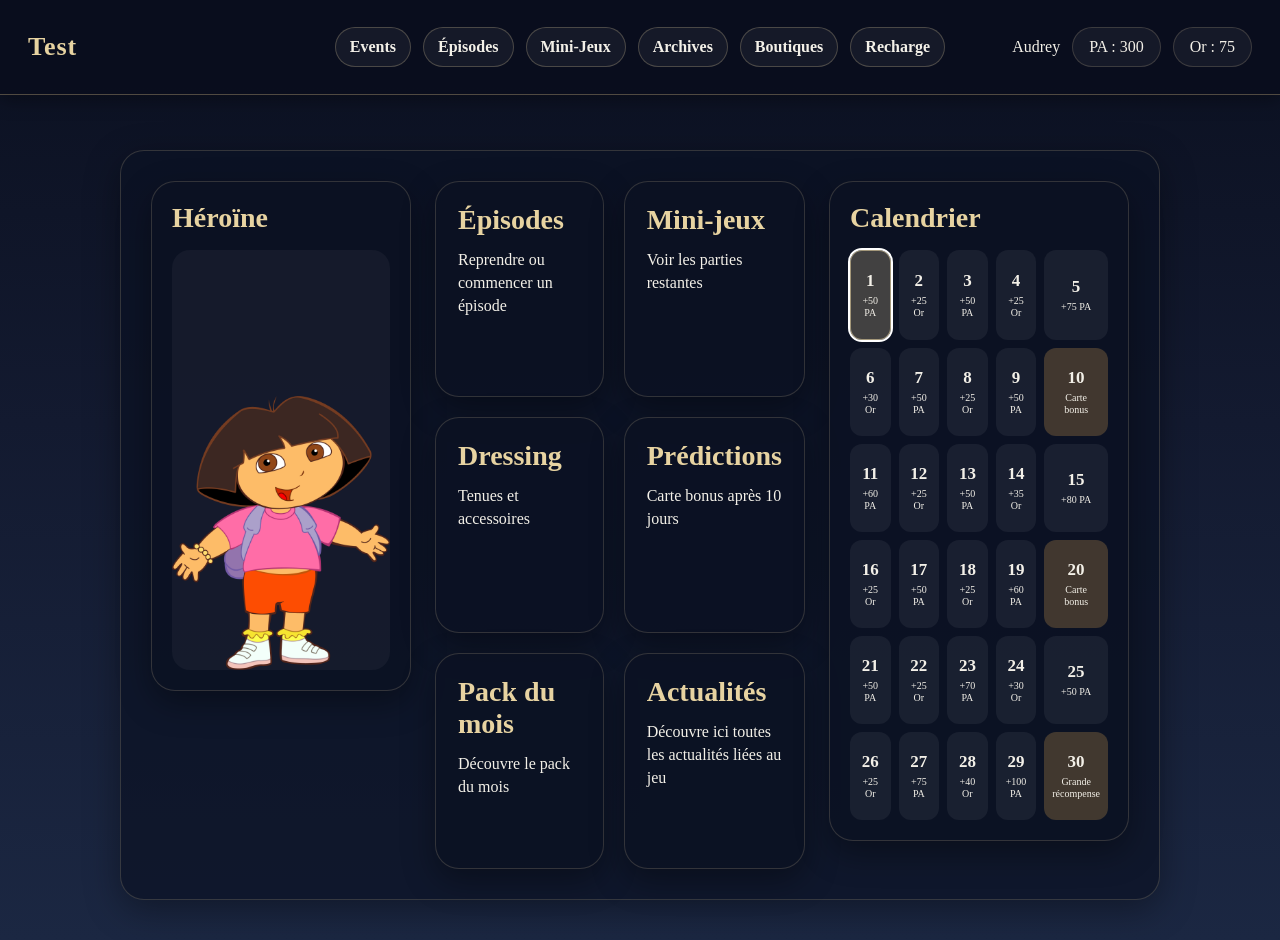
<file: index.html>
<!DOCTYPE html>
<html lang="fr">
<head>
  <meta charset="UTF-8">
  <meta name="viewport" content="width=device-width, initial-scale=1.0">
  <title>Test</title>
  <link rel="stylesheet" href="main.css">
</head>
<body>

  <div class="test-topbar">
    <div class="topbar-zone topbar-left">
      <div class="logo-test" id="home-logo">Test</div>
    </div>

    <div class="topbar-zone topbar-center">
      <nav class="test-menu">
        <div class="test-tab" onclick="window.location.href='events.html'">Events</div>
        <div class="test-tab" onclick="window.location.href='episode.html'">Épisodes</div>
        <div class="test-tab" onclick="window.location.href='minijeux.html'">Mini-Jeux</div>
        <div class="test-tab" onclick="window.location.href='archives.html'">Archives</div>
        <div class="test-tab" onclick="window.location.href='boutique.html'">Boutiques</div>
        <div class="test-tab" onclick="window.location.href='recharge.html'">Recharge</div>
      </nav>
    </div>

    <div class="topbar-zone topbar-right">
      <div class="profile-name-button" onclick="window.location.href='profil.html'">Audrey</div>
      <div class="badge-ui" id="pa-display">PA : 0</div>
      <div class="badge-ui" id="gold-display">Or : 0</div>
      
    </div>
  </div>

  <div id="reward-message" class="reward-message" style="display: none;"></div>

  <div class="test-page">
   <section id="home" class="test-section active">
   <div class="home-layout">

    <div class="home-left-card">
      <h2 class="home-section-title">Héroïne</h2>
      <div class="hero-display">
        <img src="images/dora.png" alt="Héroïne" class="hero-image">
      </div>
    </div>

    <div class="home-center-grid">
      <div class="home-feature-card" onclick="window.location.href='episode.html'">
        <span class="feature-title">Épisodes</span>
        <span class="feature-text">Reprendre ou commencer un épisode</span>
      </div>

      <div class="home-feature-card" onclick="window.location.href='minijeux.html'">
        <span class="feature-title">Mini-jeux</span>
        <span class="feature-text">Voir les parties restantes</span>
      </div>

      <div class="home-feature-card" onclick="window.location.href='dressing.html'">
        <span class="feature-title">Dressing</span>
        <span class="feature-text">Tenues et accessoires</span>
      </div>

      <div class="home-feature-card" onclick="window.location.href='predictions.html'">
        <span class="feature-title">Prédictions</span>
        <span class="feature-text">Carte bonus après 10 jours</span>
      </div>

      <div class="home-feature-card" onclick="window.location.href='pack.html'">
        <span class="feature-title">Pack du mois</span>
        <span class="feature-text">Découvre le pack du mois</span>
      </div>

      <div class="home-feature-card" onclick="window.location.href='actualite.html'">
        <span class="feature-title">Actualités</span>
        <span class="feature-text">Découvre ici toutes les actualités liées au jeu</span>
      </div>
    </div>

    <div class="home-right-column">
      <div class="home-side-card">
        <h2 class="home-section-title">Calendrier</h2>
        <div id="calendar-grid" class="calendar-grid"></div>
      </div>
    </div>

  </div>
</section>

   

   </div>

</section>

    <section id="events" class="test-section">
      <h1>Events</h1>
    </section>

    <section id="mini-jeux" class="test-section">
      <h1>Mini-jeux</h1>
    </section>

    <section id="archives" class="test-section">
      <h1>Archives</h1>
      <p>Consulte le lore, les personnages, les provinces et les informations débloquées.</p>

      <div class="test-card-grid">
        <div class="test-card">
          <h3>Personnages</h3>
          <p>Découvre les fiches des personnages rencontrés.</p>
        </div>

        <div class="test-card">
          <h3>Provinces</h3>
          <p>Explore les régions, peuples et lieux importants.</p>
        </div>

        <div class="test-card">
          <h3>Bestiaire</h3>
          <p>Retrouve les créatures et espèces du monde.</p>
        </div>
      </div>
    </section>

    <section id="recharge" class="test-section">
      <h1>Recharge</h1>
      <p>Récupère tes ressources quotidiennes et suis ta progression.</p>

      <div class="test-card-grid">
        <div class="test-card">
          <h3>Connexion du jour</h3>
          <p>Chaque nouveau jour : +50 PA et +25 Or.</p>
        </div>

        <div class="test-card">
          <h3>PA actuels</h3>
          <p id="recharge-pa-display">PA : 0</p>
        </div>

        <div class="test-card">
          <h3>Or actuel</h3>
          <p id="recharge-gold-display">Or : 0</p>
        </div>
      </div>
    </section>

    <section id="boutique" class="test-section">
      <h1>Boutique</h1>
      <p>Achète des objets, tenues et accessoires pour personnaliser ton aventure.</p>

      <div class="test-card-grid">
        <div class="test-card">
          <h3>Tenue lunaire</h3>
          <p>Prix : 120 Or</p>
        </div>

        <div class="test-card">
          <h3>Parure dorée</h3>
          <p>Prix : 80 Or</p>
        </div>

        <div class="test-card">
          <h3>Fond mystique</h3>
          <p>Prix : 150 Or</p>
        </div>
      </div>
    </section>

    <section id="profil" class="test-section">
         <h1>Profil</h1>
    </section>

  </div>

  <script>
    const REWARD_PA = 50;
  const REWARD_GOLD = 25;

  const dailyRewards = [
    { day: 1, reward: "+50 PA" },
    { day: 2, reward: "+25 Or" },
    { day: 3, reward: "+50 PA" },
    { day: 4, reward: "+25 Or" },
    { day: 5, reward: "+75 PA" },
    { day: 6, reward: "+30 Or" },
    { day: 7, reward: "+50 PA" },
    { day: 8, reward: "+25 Or" },
    { day: 9, reward: "+50 PA" },
    { day: 10, reward: "Carte bonus" },
    { day: 11, reward: "+60 PA" },
    { day: 12, reward: "+25 Or" },
    { day: 13, reward: "+50 PA" },
    { day: 14, reward: "+35 Or" },
    { day: 15, reward: "+80 PA" },
    { day: 16, reward: "+25 Or" },
    { day: 17, reward: "+50 PA" },
    { day: 18, reward: "+25 Or" },
    { day: 19, reward: "+60 PA" },
    { day: 20, reward: "Carte bonus" },
    { day: 21, reward: "+50 PA" },
    { day: 22, reward: "+25 Or" },
    { day: 23, reward: "+70 PA" },
    { day: 24, reward: "+30 Or" },
    { day: 25, reward: "+50 PA" },
    { day: 26, reward: "+25 Or" },
    { day: 27, reward: "+75 PA" },
    { day: 28, reward: "+40 Or" },
    { day: 29, reward: "+100 PA" },
    { day: 30, reward: "Grande récompense" }
  ];

  function getTodayDateString() {
    const today = new Date();
    const year = today.getFullYear();
    const month = String(today.getMonth() + 1).padStart(2, "0");
    const day = String(today.getDate()).padStart(2, "0");
    return year + "-" + month + "-" + day;
  }

  
function initializeCurrencies() {
  if (localStorage.getItem("test_pa") === null) {
    localStorage.setItem("test_pa", "250");
  }

  if (localStorage.getItem("test_gold") === null) {
    localStorage.setItem("test_gold", "50");
  }
}

function updateDisplays() {
  const pa = Number(localStorage.getItem("test_pa")) || 0;
  const gold = Number(localStorage.getItem("test_gold")) || 0;

  const paDisplay = document.getElementById("pa-display");
  const goldDisplay = document.getElementById("gold-display");

  if (paDisplay) paDisplay.textContent = "PA : " + pa;
  if (goldDisplay) goldDisplay.textContent = "Or : " + gold;
}

document.addEventListener("DOMContentLoaded", function () {
  initializeCurrencies(); // 🔥 essentiel
  updateDisplays();
});

  function giveDailyRewardIfNeeded() {
    let pa = Number(localStorage.getItem("test_pa")) || 0;
    let gold = Number(localStorage.getItem("test_gold")) || 0;

    const lastRewardDate = localStorage.getItem("test_last_reward_date");
    const today = getTodayDateString();

    if (lastRewardDate !== today) {
      pa += REWARD_PA;
      gold += REWARD_GOLD;

      localStorage.setItem("test_pa", pa);
      localStorage.setItem("test_gold", gold);
      localStorage.setItem("test_last_reward_date", today);

      let loginDay = Number(localStorage.getItem("test_login_day")) || 0;
      if (loginDay < 30) {
        loginDay += 1;
      }
      localStorage.setItem("test_login_day", loginDay);
    }
  }

  function renderCalendar() {
    const calendarGrid = document.getElementById("calendar-grid");
    if (!calendarGrid) return;

    calendarGrid.innerHTML = "";
    const claimedDay = Number(localStorage.getItem("test_login_day")) || 0;

    dailyRewards.forEach(function (item) {
      const dayBox = document.createElement("div");
      dayBox.classList.add("day");

      if (item.day <= claimedDay) dayBox.classList.add("claimed");
      if (item.day === claimedDay) dayBox.classList.add("today");
      if (item.day === 10 || item.day === 20 || item.day === 30) dayBox.classList.add("special");

      dayBox.innerHTML = `
        <span class="day-number">${item.day}</span>
        <span class="day-reward">${item.reward}</span>
      `;

      calendarGrid.appendChild(dayBox);
    });
  }

  function openSection(targetId) {
    const sections = document.querySelectorAll(".test-section");
    const tabs = document.querySelectorAll(".test-tab");
    const profilButton = document.getElementById("profil-button");

    sections.forEach(function (section) {
      section.classList.remove("active");
    });

    tabs.forEach(function (tab) {
      tab.classList.remove("active-tab");
    });

    if (profilButton) {
      profilButton.classList.remove("active-tab");
    }

    const targetSection = document.getElementById(targetId);
    if (targetSection) {
      targetSection.classList.add("active");
    }

    const targetTab = document.querySelector('.test-tab[data-target="' + targetId + '"]');
    if (targetTab) {
      targetTab.classList.add("active-tab");
    }

    if (profilButton && targetId === "profil") {
      profilButton.classList.add("active-tab");
    }
  }

  function setupTabs() {
    const tabs = document.querySelectorAll(".test-tab");

    tabs.forEach(function (tab) {
      tab.addEventListener("click", function () {
        const targetId = tab.getAttribute("data-target");
        openSection(targetId);
      });
    });

    const homeLogo = document.getElementById("home-logo");
    if (homeLogo) {
      homeLogo.addEventListener("click", function () {
        openSection("home");
      });
    }

    const profilButton = document.getElementById("profil-button");
    if (profilButton) {
      profilButton.addEventListener("click", function () {
        openSection("profil");
      });
    }
  }

  document.addEventListener("DOMContentLoaded", function () {
    giveDailyRewardIfNeeded();
    updateDisplays();
    renderCalendar();
    setupTabs();
  });
  </script>

</body>
</html>
</file>
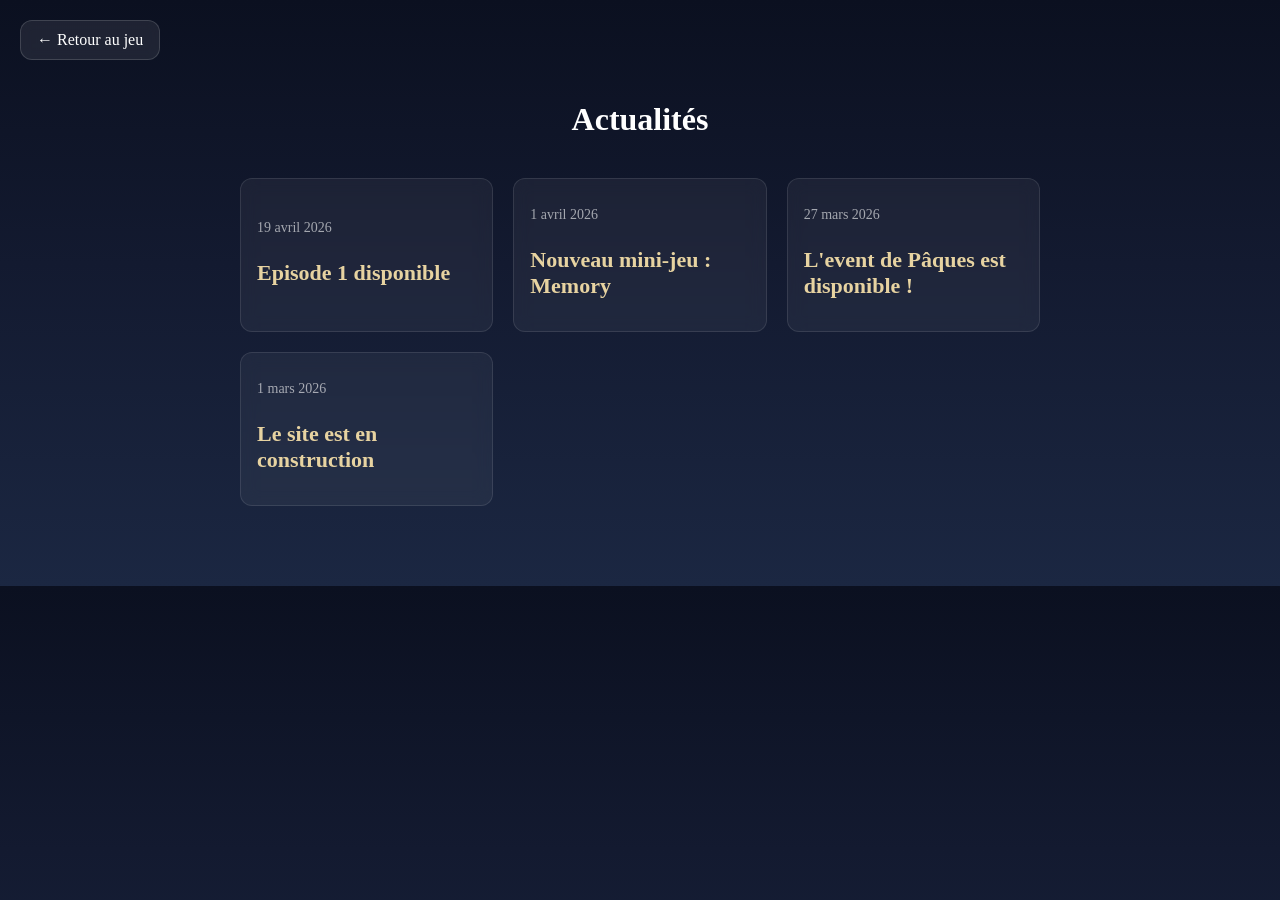
<file: actualite.html>
<!DOCTYPE html>
<html lang="fr">
<head>
    <meta chartset="UTF-8">
    <meta name="viewport" content="width=device-width, initial-scale=1.0">
    <title>Actualités</title>
    <link rel="stylesheet" href="main.css"
</head>
<body>

    <div class="back-button" onclick="window.location.href='index.html'">
        ← Retour au jeu
    </div>

    <div class="actu-page">
        <h1 class="actu-page-title">Actualités</h1>

        <div class="actu-list">

            <div class="actu-item" onclick="window.location.href='actu-episode1.html'">
                <p class="actu-date">19 avril 2026</p>
                <h2 class="actu-title">Episode 1 disponible</h2>
            </div>

            <div class="actu-item" onclick="window.location.href='actu-update1.html'">
                <p class="actu-date">1 avril 2026</p>
                <h2 class="actu-title">Nouveau mini-jeu : Memory</h2>
            </div>

            <div class="actu-item" onclick="window.location.href='actu-event1.html'">
                <p class="actu-date">27 mars 2026</p>
                <h2 class="actu-title">L'event de Pâques est disponible !</h2>
            </div>

             <div class="actu-item" onclick="window.location.href='actu-communique1.html'">
                <p class="actu-date">1 mars 2026</p>
                <h2 class="actu-title">Le site est en construction</h2>
            </div>
        </div>
    </div>
</body>
</html>
</file>
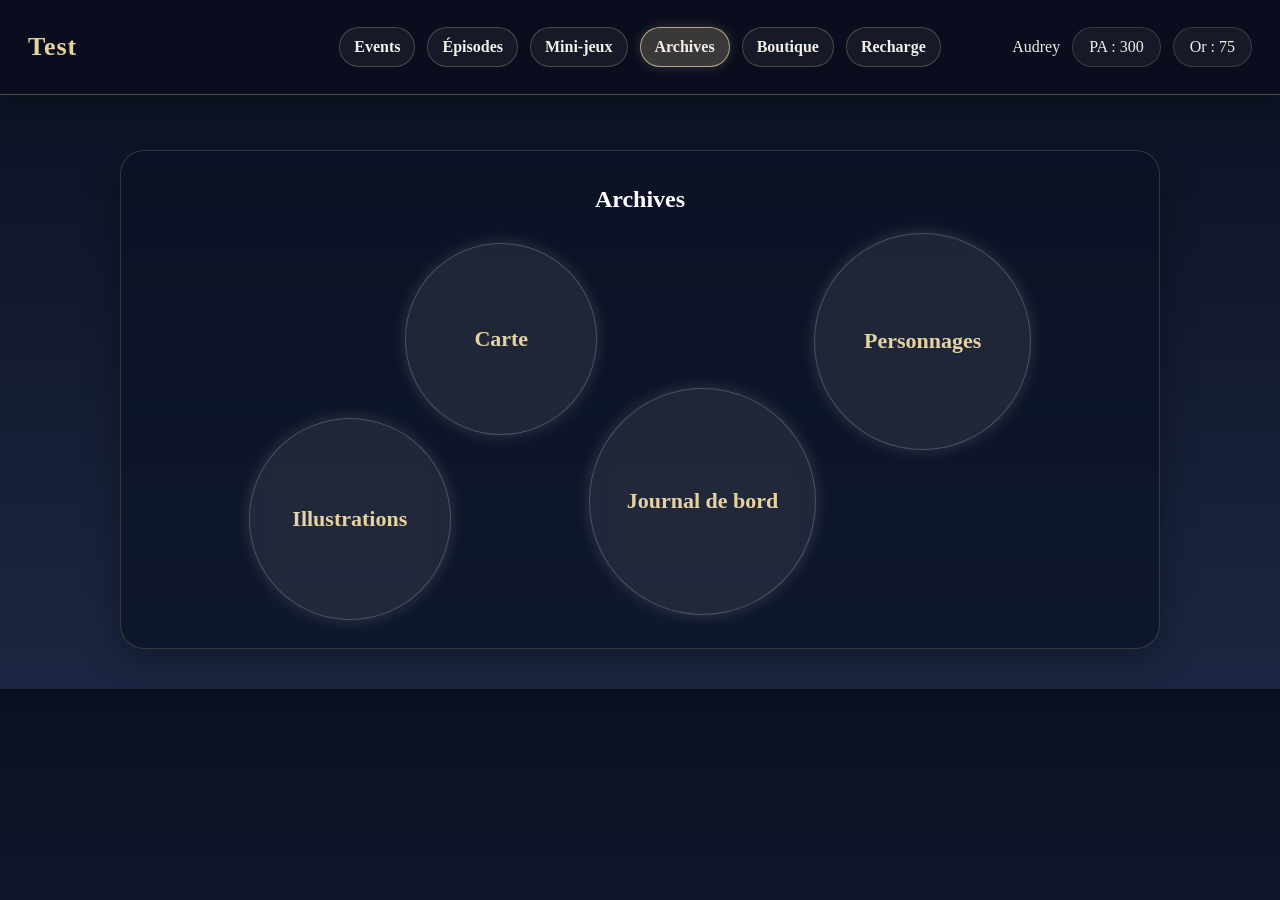
<file: archives.html>
<!DOCTYPE html>
<html lang="fr">
<head>
  <meta charset="UTF-8">
  <meta name="viewport" content="width=device-width, initial-scale=1.0">
  <title>Archives</title>
  <link rel="stylesheet" href="main.css">
</head>
<body>

  <div class="test-topbar">
    <div class="topbar-zone topbar-left">
      <div class="logo-test" onclick="window.location.href='index.html'">Test</div>
    </div>

    <div class="topbar-zone topbar-center">
      <nav class="test-menu">
        <div class="test-tab" onclick="window.location.href='events.html'">Events</div>
        <div class="test-tab" onclick="window.location.href='episode.html'">Épisodes</div>
        <div class="test-tab" onclick="window.location.href='minijeux.html'">Mini-jeux</div>
        <div class="test-tab active-tab" onclick="window.location.href='archives.html'">Archives</div>
        <div class="test-tab" onclick="window.location.href='boutique.html'">Boutique</div>
        <div class="test-tab" onclick="window.location.href='recharge.html'">Recharge</div>
      </nav>
    </div>

    <div class="topbar-zone topbar-right">
      <div class="profile-name-button" onclick="window.location.href='profil.html'">Audrey</div>
      <div class="badge-ui" id="pa-display">PA : 0</div>
      <div class="badge-ui" id="gold-display">Or : 0</div>
    </div>
  </div>

  <div class="test-page">
    <section class="test-section active">
      <h1 class="archives-title">Archives</h1>

      <div class="archives-container">
        
        <div class="bubble bubble-map" onclick="window.location.href='Archives/map.html'">
          <span>Carte</span>
        </div>

        <div class="bubble bubble-persos" onclick="window.location.href='Archives/personnages.html'">
          <span>Personnages</span>
        </div>

        <div class="bubble bubble-illus" onclick="window.location.href='Archives/illustrations.html'">
          <span>Illustrations</span>
        </div>

        <div class="bubble bubble-journal" onclick="window.location.href='Archives/journal.html'">
          <span>Journal de bord</span>
        </div>
      </div>
    </section>
  </div>

<script>
function initializeCurrencies() {
  if (localStorage.getItem("test_pa") === null) {
    localStorage.setItem("test_pa", "250");
  }

  if (localStorage.getItem("test_gold") === null) {
    localStorage.setItem("test_gold", "50");
  }
}

function updateDisplays() {
  const pa = Number(localStorage.getItem("test_pa")) || 0;
  const gold = Number(localStorage.getItem("test_gold")) || 0;

  const paDisplay = document.getElementById("pa-display");
  const goldDisplay = document.getElementById("gold-display");

  if (paDisplay) paDisplay.textContent = "PA : " + pa;
  if (goldDisplay) goldDisplay.textContent = "Or : " + gold;
}

document.addEventListener("DOMContentLoaded", function () {
  initializeCurrencies(); // 🔥 essentiel
  updateDisplays();
});
</script>

</body>
</html>
</file>
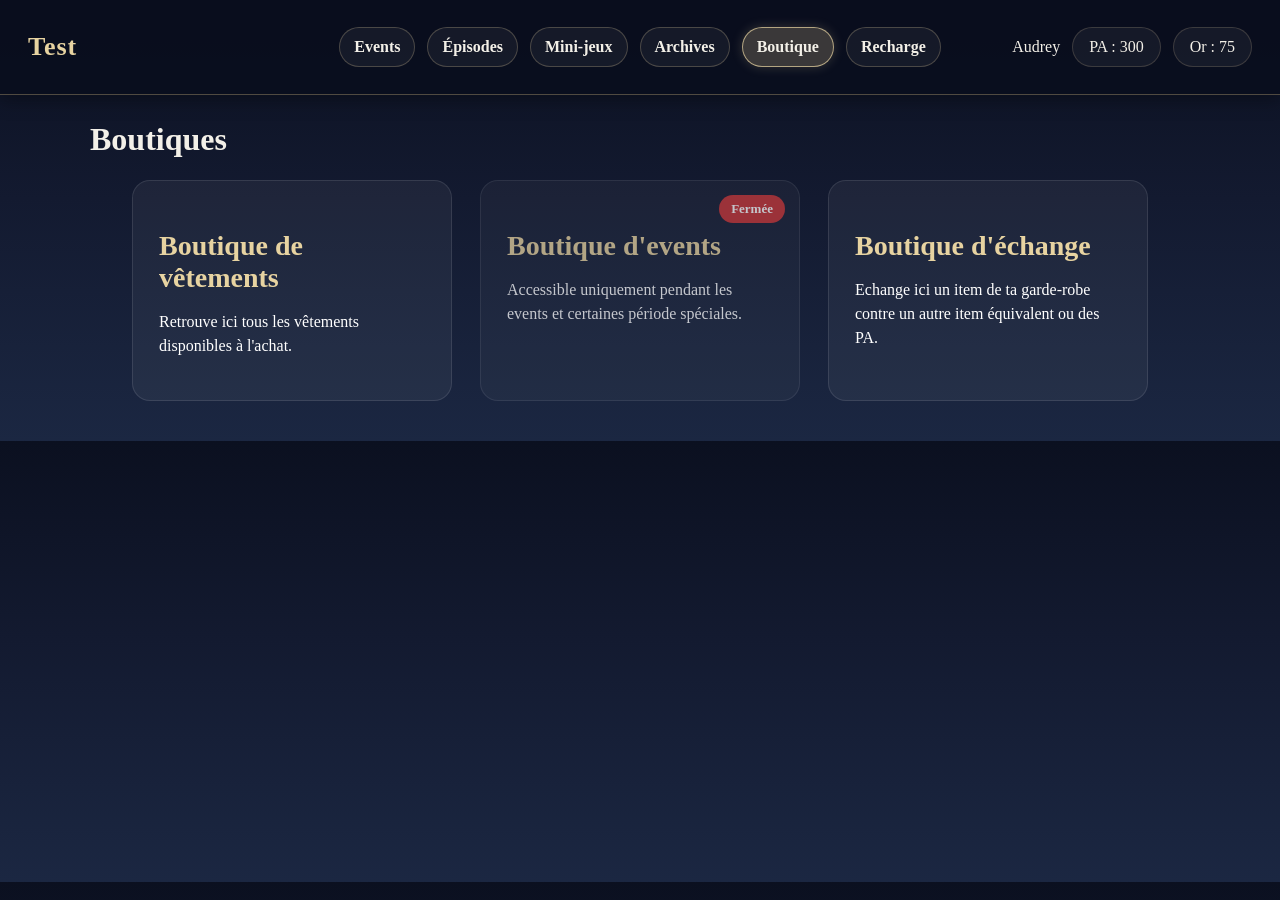
<file: boutique.html>
<!DOCTYPE html>
<html lang="fr">
<head>
  <meta charset="UTF-8">
  <meta name="viewport" content="width=device-width, initial-scale=1.0">
  <title>Boutique</title>
  <link rel="stylesheet" href="main.css">
</head>
<body>

  <div class="test-topbar">
    <div class="topbar-zone topbar-left">
      <div class="logo-test" onclick="window.location.href='index.html'">Test</div>
    </div>

    <div class="topbar-zone topbar-center">
      <nav class="test-menu">
        <div class="test-tab" onclick="window.location.href='events.html'">Events</div>
        <div class="test-tab" onclick="window.location.href='episode.html'">Épisodes</div>
        <div class="test-tab" onclick="window.location.href='minijeux.html'">Mini-jeux</div>
        <div class="test-tab" onclick="window.location.href='archives.html'">Archives</div>
        <div class="test-tab active-tab" onclick="window.location.href='boutique.html'">Boutique</div>
        <div class="test-tab" onclick="window.location.href='recharge.html'">Recharge</div>
      </nav>
    </div>

    <div class="topbar-zone topbar-right">
      <div class="profile-name-button" onclick="window.location.href='profil.html'">Audrey</div>
      <div class="badge-ui" id="pa-display">PA : 0</div>
      <div class="badge-ui" id="gold-display">Or : 0</div>
    </div>
  </div>

  <div class="shop-container">

    <h1>Boutiques</h1>

    <div class="shop-grid">

      <article class="shop-card" onclick="window.location.href='Boutiques/boutique-vetements.html'">
        <h2 class="shop-card-title">Boutique de vêtements</h2>
        <p class="shop-card-text">
          Retrouve ici tous les vêtements disponibles à l'achat.
        </p>
      </article>

      <article class="shop-card shop-card-locked" onclick="window.location.href='Boutiques/boutique-events.html'">
        <span class="shop-badge">Fermée</span>
        <h2 class="shop-card-title">Boutique d'events</h2>
        <p class="shop-card-text">
          Accessible uniquement pendant les events et certaines période spéciales.
        </p>
      </article>

      <article class="shop-card" onclick="window.location.href='Boutiques/boutique-echange.html'">
        <h2 class="shop-card-title">Boutique d'échange</h2>
        <p class="shop-card-text">
          Echange ici un item de ta garde-robe contre un autre item équivalent ou des PA.
        </p>
      </article>

    </div>
  </div>

<script>
function initializeCurrencies() {
  if (localStorage.getItem("test_pa") === null) {
    localStorage.setItem("test_pa", "250");
  }

  if (localStorage.getItem("test_gold") === null) {
    localStorage.setItem("test_gold", "50");
  }
}

function updateDisplays() {
  const pa = Number(localStorage.getItem("test_pa")) || 0;
  const gold = Number(localStorage.getItem("test_gold")) || 0;

  const paDisplay = document.getElementById("pa-display");
  const goldDisplay = document.getElementById("gold-display");

  if (paDisplay) paDisplay.textContent = "PA : " + pa;
  if (goldDisplay) goldDisplay.textContent = "Or : " + gold;
}

document.addEventListener("DOMContentLoaded", function () {
  initializeCurrencies(); // 🔥 essentiel
  updateDisplays();
});
</script>

</body>
</html>
</file>
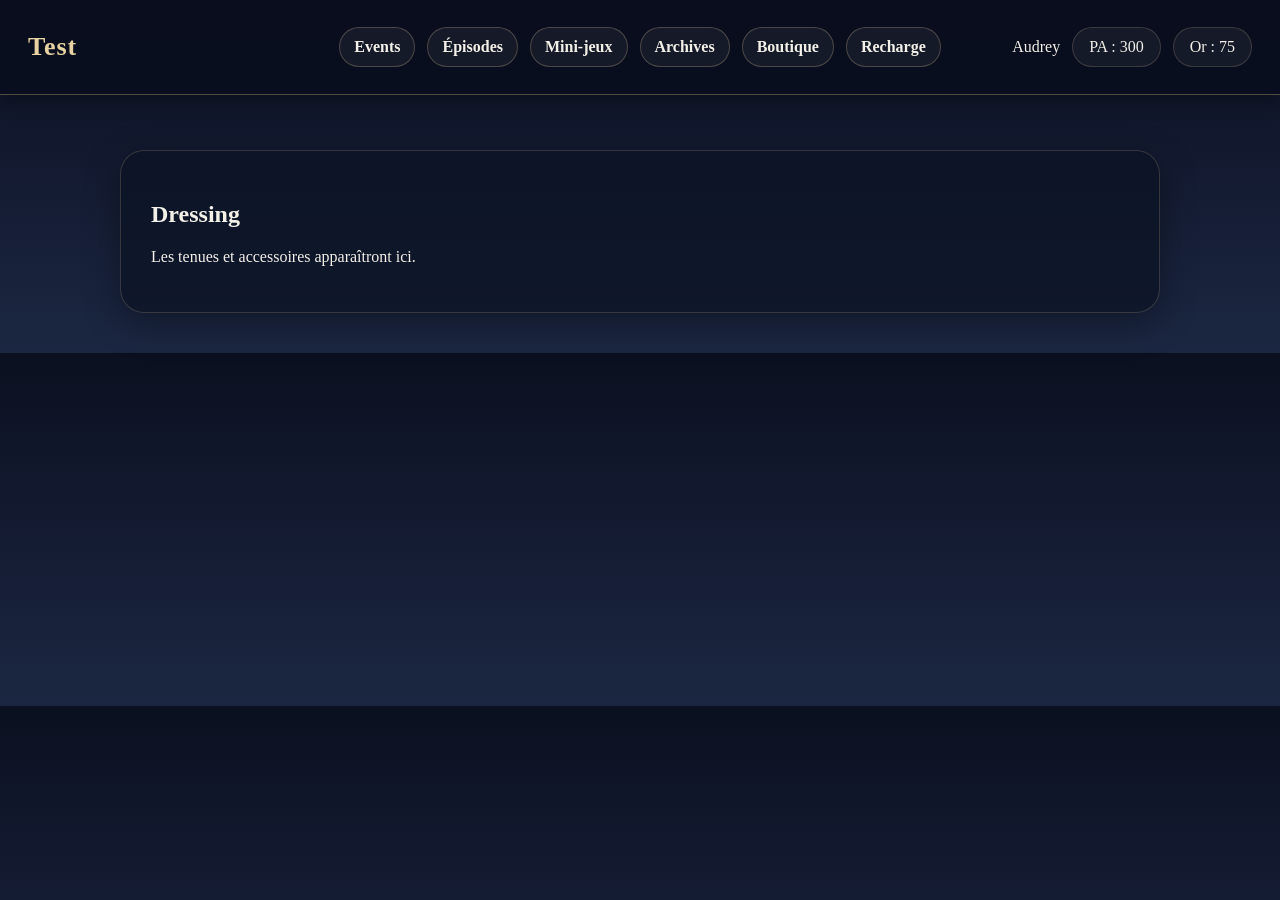
<file: dressing.html>
<!DOCTYPE html>
<html lang="fr">
<head>
  <meta charset="UTF-8">
  <meta name="viewport" content="width=device-width, initial-scale=1.0">
  <title>Dressing</title>
  <link rel="stylesheet" href="main.css">
</head>
<body>

  <div class="test-topbar">
    <div class="topbar-zone topbar-left">
      <div class="logo-test" onclick="window.location.href='index.html'">Test</div>
    </div>

    <div class="topbar-zone topbar-center">
      <nav class="test-menu">
        <div class="test-tab" onclick="window.location.href='events.html'">Events</div>
        <div class="test-tab" onclick="window.location.href='episode.html'">Épisodes</div>
        <div class="test-tab" onclick="window.location.href='minijeux.html'">Mini-jeux</div>
        <div class="test-tab" onclick="window.location.href='archives.html'">Archives</div>
        <div class="test-tab" onclick="window.location.href='boutique.html'">Boutique</div>
        <div class="test-tab" onclick="window.location.href='recharge.html'">Recharge</div>
      </nav>
    </div>

    <div class="topbar-zone topbar-right">
      <div class="profile-name-button" onclick="window.location.href='profil.html'">Audrey</div>
      <div class="badge-ui" id="pa-display">PA : 0</div>
      <div class="badge-ui" id="gold-display">Or : 0</div>
    </div>
  </div>

  <div class="test-page">
    <section class="test-section active">
      <h1>Dressing</h1>
      <p>Les tenues et accessoires apparaîtront ici.</p>
    </section>
  </div>

  <script>
function initializeCurrencies() {
  if (localStorage.getItem("test_pa") === null) {
    localStorage.setItem("test_pa", "250");
  }

  if (localStorage.getItem("test_gold") === null) {
    localStorage.setItem("test_gold", "50");
  }
}

function updateDisplays() {
  const pa = Number(localStorage.getItem("test_pa")) || 0;
  const gold = Number(localStorage.getItem("test_gold")) || 0;

  const paDisplay = document.getElementById("pa-display");
  const goldDisplay = document.getElementById("gold-display");

  if (paDisplay) paDisplay.textContent = "PA : " + pa;
  if (goldDisplay) goldDisplay.textContent = "Or : " + gold;
}

document.addEventListener("DOMContentLoaded", function () {
  initializeCurrencies(); // 🔥 essentiel
  updateDisplays();
});
</script>

</body>
</html>
</file>
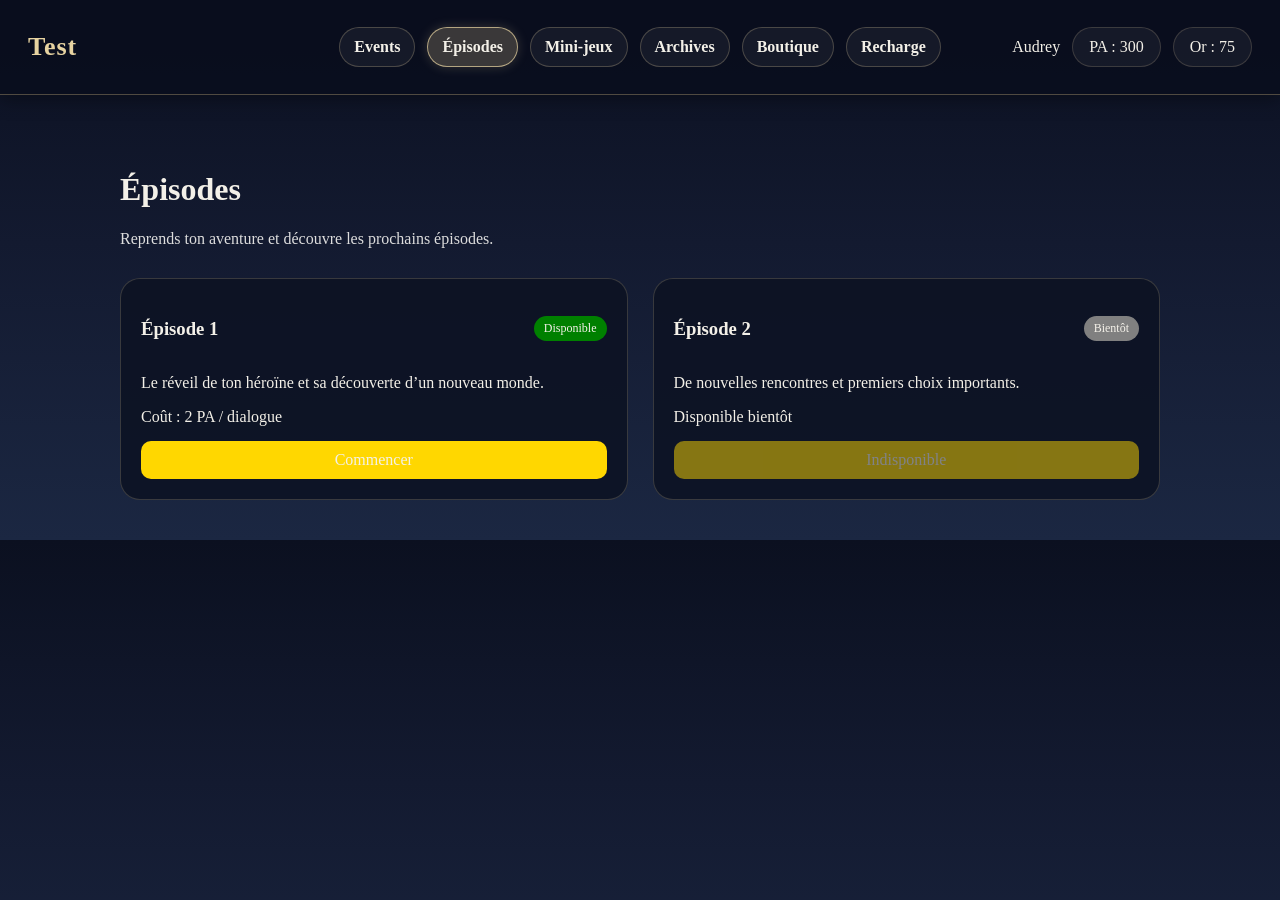
<file: episode.html>
<!DOCTYPE html>
<html lang="fr">
<head>
  <meta charset="UTF-8">
  <meta name="viewport" content="width=device-width, initial-scale=1.0">
  <title>Épisodes</title>
  <link rel="stylesheet" href="main.css">
</head>

<body>

<!-- TOP BAR -->
<div class="test-topbar">

  <div class="topbar-zone topbar-left">
    <div class="logo-test" onclick="window.location.href='index.html'">Test</div>
  </div>

  <div class="topbar-zone topbar-center">
    <nav class="test-menu">
      <div class="test-tab" onclick="window.location.href='events.html'">Events</div>
      <div class="test-tab active-tab">Épisodes</div>
      <div class="test-tab" onclick="window.location.href='minijeux.html'">Mini-jeux</div>
      <div class="test-tab" onclick="window.location.href='archives.html'">Archives</div>
      <div class="test-tab" onclick="window.location.href='boutique.html'">Boutique</div>
      <div class="test-tab" onclick="window.location.href='recharge.html'">Recharge</div>
    </nav>
  </div>

  <div class="topbar-zone topbar-right">
    <div class="profile-name-button" onclick="window.location.href='profil.html'">Audrey</div>
    <div class="badge-ui" id="pa-display">PA : 0</div>
    <div class="badge-ui" id="gold-display">Or : 0</div>
  </div>

</div>

<!-- CONTENU -->
<div class="test-page">

  <h1>Épisodes</h1>
  <p class="episode-subtitle">Reprends ton aventure et découvre les prochains épisodes.</p>

  <div class="episodes-grid">

    <!-- EPISODE 1 -->
    <div class="episode-card">
      <div class="episode-card-header">
        <h3>Épisode 1</h3>
        <span class="episode-status" id="episode1-status-badge">Disponible</span>
      </div>

      <p>Le réveil de ton héroïne et sa découverte d’un nouveau monde.</p>

      <div class="episode-meta">
        <span id="episode1-meta-text"></span>
      </div>

      <div class="episode-button" id="episode1-main-button" onclick="launchEpisode1()">
        Commencer
      </div>
    </div>

    <!-- EPISODE 2 -->
    <div class="episode-card">
      <div class="episode-card-header">
        <h3>Épisode 2</h3>
        <span class="episode-status locked">Bientôt</span>
      </div>

      <p>De nouvelles rencontres et premiers choix importants.</p>

      <div class="episode-meta">
        <span>Disponible bientôt</span>
      </div>

      <div class="episode-button disabled">
        Indisponible
      </div>
    </div>

  </div>

</div>

<!-- SCRIPT -->
<script>
function initializeCurrencies() {
  if (localStorage.getItem("test_pa") === null) {
    localStorage.setItem("test_pa", "250");
  }

  if (localStorage.getItem("test_gold") === null) {
    localStorage.setItem("test_gold", "50");
  }
}

function updateDisplays() {
  const pa = Number(localStorage.getItem("test_pa")) || 0;
  const gold = Number(localStorage.getItem("test_gold")) || 0;

  const paDisplay = document.getElementById("pa-display");
  const goldDisplay = document.getElementById("gold-display");

  if (paDisplay) paDisplay.textContent = "PA : " + pa;
  if (goldDisplay) goldDisplay.textContent = "Or : " + gold;
}

document.addEventListener("DOMContentLoaded", function () {
  initializeCurrencies(); 
  updateDisplays();
});

function updateEpisode1Card() {
  const status = localStorage.getItem("episode1_status") || "not_started";

  const badge = document.getElementById("episode1-status-badge");
  const button = document.getElementById("episode1-main-button");
  const meta = document.getElementById("episode1-meta-text");

  if (!badge || !button || !meta) return;

  badge.classList.remove("available", "locked", "in-progress", "completed");

  if (status === "not_started") {
    badge.textContent = "Disponible";
    badge.classList.add("available");

    button.textContent = "Commencer";
    button.classList.remove("disabled");

    meta.textContent = "Coût : 2 PA / dialogue";
  }

  if (status === "in_progress") {
    badge.textContent = "En cours";
    badge.classList.add("in-progress");

    button.textContent = "Reprendre";
    button.classList.remove("disabled");

    meta.textContent = "Tu peux reprendre là où tu t’es arrêtée.";
  }

  if (status === "completed") {
    badge.textContent = "Terminé";
    badge.classList.add("completed");

    button.textContent = "Replay";
    button.classList.remove("disabled");

    meta.textContent = "Épisode terminé. Tu peux le rejouer.";
  }
}

function launchEpisode1() {
  window.location.href = "Episodes/episode1.html";
}

document.addEventListener("DOMContentLoaded", function () {
  updateDisplays();
  updateEpisode1Card();
});
</script>

<style>
    .episode-subtitle {
  margin-bottom: 30px;
  color: #ddd;
}

.episodes-grid {
  display: grid;
  grid-template-columns: repeat(2, 1fr);
  gap: 25px;
}

.episode-card {
  background: rgba(12, 18, 35, 0.85);
  border-radius: 20px;
  padding: 20px;
  border: 1px solid rgba(231, 211, 161, 0.2);
}

.episode-card-header {
  display: flex;
  justify-content: space-between;
  align-items: center;
}

.episode-status {
  padding: 5px 10px;
  border-radius: 999px;
  font-size: 12px;
}

.available {
  background: green;
}

.locked {
  background: gray;
}

.episode-button {
  margin-top: 15px;
  padding: 10px;
  border-radius: 10px;
  background: gold;
  cursor: pointer;
  text-align: center;
}

.disabled {
  opacity: 0.5;
  cursor: default;
}

.episode-status.in-progress {
  background: rgba(80, 150, 255, 0.16);
  border: 1px solid rgba(80, 150, 255, 0.5);
  color: #bfd8ff;
}

.episode-status.completed {
  background: rgba(120, 210, 150, 0.16);
  border: 1px solid rgba(120, 210, 150, 0.5);
  color: #c8f5d4;
}
</style>
</body>
</html>
</file>
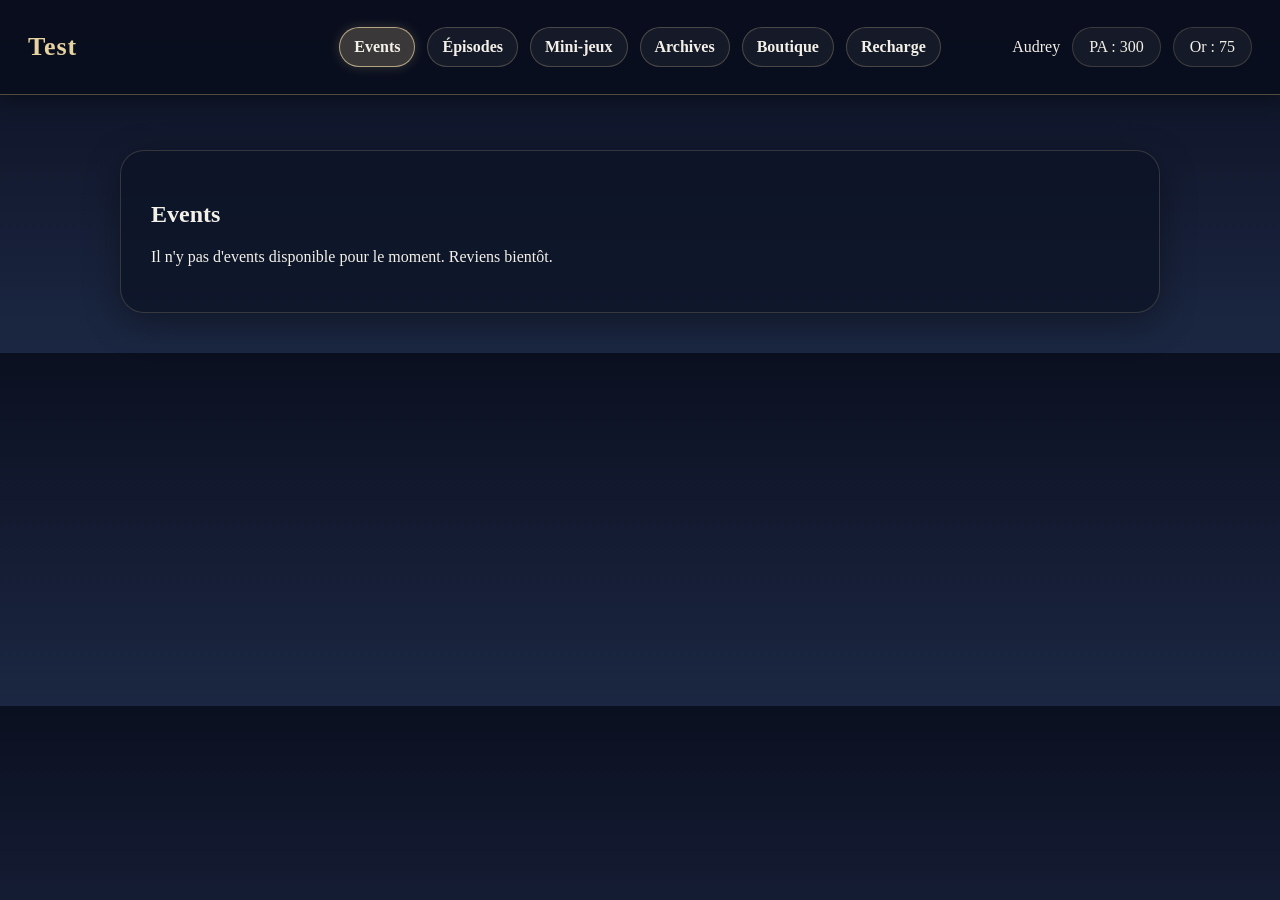
<file: events.html>
<!DOCTYPE html>
<html lang="fr">
<head>
  <meta charset="UTF-8">
  <meta name="viewport" content="width=device-width, initial-scale=1.0">
  <title>Events</title>
  <link rel="stylesheet" href="main.css">
</head>
<body>

<!-- TOP BAR -->
<div class="test-topbar">
  <div class="topbar-zone topbar-left">
    <div class="logo-test" onclick="window.location.href='index.html'">Test</div>
  </div>

  <div class="topbar-zone topbar-center">
    <nav class="test-menu">
      <div class="test-tab active-tab" onclick="window.location.href='events.html'">Events</div>
      <div class="test-tab" onclick="window.location.href='episode.html'">Épisodes</div>
      <div class="test-tab" onclick="window.location.href='minijeux.html'">Mini-jeux</div>
      <div class="test-tab" onclick="window.location.href='archives.html'">Archives</div>
      <div class="test-tab" onclick="window.location.href='boutique.html'">Boutique</div>
      <div class="test-tab" onclick="window.location.href='recharge.html'">Recharge</div>
    </nav>
  </div>

  <div class="topbar-zone topbar-right">
    <div class="profile-name-button" onclick="window.location.href='profil.html'">Audrey</div>
    <div class="badge-ui" id="pa-display">PA : 0</div>
    <div class="badge-ui" id="gold-display">Or : 0</div>
  </div>
</div>

<div class="test-page">
    <section class="test-section active">
        <h1>Events</h1>
        <p>Il n'y pas d'events disponible pour le moment. Reviens bientôt.</p>
    </section>
</div>

<script>
function initializeCurrencies() {
  if (localStorage.getItem("test_pa") === null) {
    localStorage.setItem("test_pa", "250");
  }

  if (localStorage.getItem("test_gold") === null) {
    localStorage.setItem("test_gold", "50");
  }
}

function updateDisplays() {
  const pa = Number(localStorage.getItem("test_pa")) || 0;
  const gold = Number(localStorage.getItem("test_gold")) || 0;

  const paDisplay = document.getElementById("pa-display");
  const goldDisplay = document.getElementById("gold-display");

  if (paDisplay) paDisplay.textContent = "PA : " + pa;
  if (goldDisplay) goldDisplay.textContent = "Or : " + gold;
}

document.addEventListener("DOMContentLoaded", function () {
  initializeCurrencies(); // 🔥 essentiel
  updateDisplays();
});
</script>

</body>
</html>
</file>
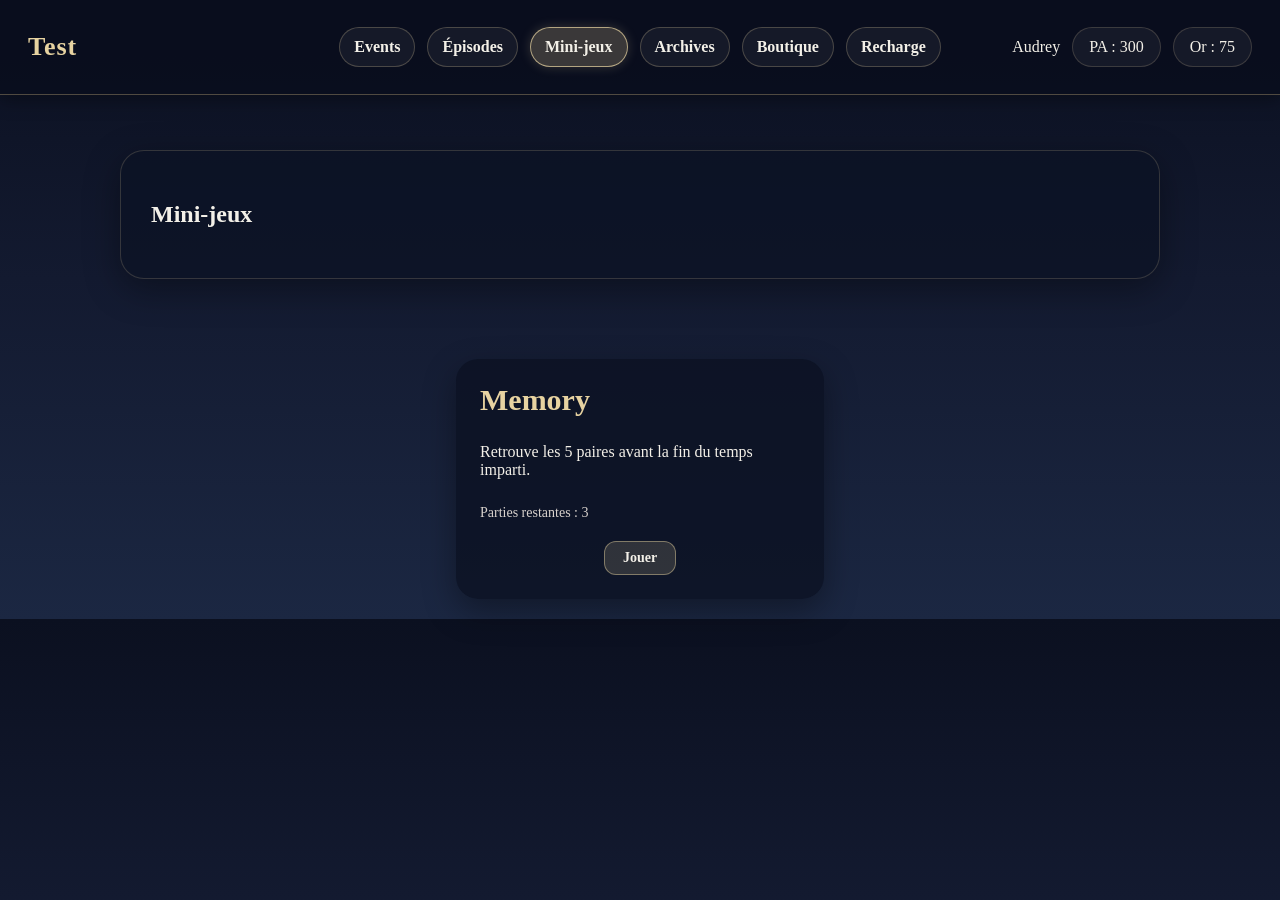
<file: minijeux.html>
<!DOCTYPE html>
<html lang="fr">
<head>
  <meta charset="UTF-8">
  <meta name="viewport" content="width=device-width, initial-scale=1.0">
  <title>Mini-jeux</title>
  <link rel="stylesheet" href="main.css">
</head>
<body>

  <div class="test-topbar">
    <div class="topbar-zone topbar-left">
      <div class="logo-test" onclick="window.location.href='index.html'">Test</div>
    </div>

    <div class="topbar-zone topbar-center">
      <nav class="test-menu">
        <div class="test-tab" onclick="window.location.href='events.html'">Events</div>
        <div class="test-tab" onclick="window.location.href='episode.html'">Épisodes</div>
        <div class="test-tab active-tab" onclick="window.location.href='minijeux.html'">Mini-jeux</div>
        <div class="test-tab" onclick="window.location.href='archives.html'">Archives</div>
        <div class="test-tab" onclick="window.location.href='boutique.html'">Boutique</div>
        <div class="test-tab" onclick="window.location.href='recharge.html'">Recharge</div>
      </nav>
    </div>

    <div class="topbar-zone topbar-right">
      <div class="profile-name-button" onclick="window.location.href='profil.html'">Audrey</div>
      <div class="badge-ui" id="pa-display">PA : 0</div>
      <div class="badge-ui" id="gold-display">Or : 0</div>
    </div>
  </div>

  <div class="test-page">
    <section class="test-section active">
      <h1>Mini-jeux</h1>
    </section>
  </div>

<div class="memory-intro" class="minigame-card">
  <div class="minigame-card-content">
    <div class ="minigame-text">
      <h2 class="minigame-title">Memory</h2>
      <p class="minigame-descrption">Retrouve les 5 paires avant la fin du temps imparti.</p>
      <p class="minigame-tries" id="games-left">Parties restantes : 3</p>

      <div class="minigame-button" onclick="window.location.href='Mini-Jeux/memory.html'">
        Jouer
      </div>
    </div>
  </div> 
</div> 

<script>
function initDailyGames() {
  const today = new Data().toDateString;
  const lastdate = localStorage.getItem("memory_date");

  if (lastDate !== today) {
    localStorage.setItem("memory_date", today);
    localStorage.setItem("memory_games", "0");
  }
  
  gamesPlayed = Number(localStorage.getItem("memory_games")) || 0;
  updateGamesLeft();
}

function updateGamesLeft() {
  document.getElementById("games-left").textContent = 
    "Parties restantes : " + (3 - gamesPlayed);
}



function initializeCurrencies() {
  if (localStorage.getItem("test_pa") === null) {
    localStorage.setItem("test_pa", "250");
  }

  if (localStorage.getItem("test_gold") === null) {
    localStorage.setItem("test_gold", "50");
  }
}

function updateDisplays() {
  const pa = Number(localStorage.getItem("test_pa")) || 0;
  const gold = Number(localStorage.getItem("test_gold")) || 0;

  const paDisplay = document.getElementById("pa-display");
  const goldDisplay = document.getElementById("gold-display");

  if (paDisplay) paDisplay.textContent = "PA : " + pa;
  if (goldDisplay) goldDisplay.textContent = "Or : " + gold;
}

document.addEventListener("DOMContentLoaded", function () {
  initializeCurrencies(); // 🔥 essentiel
  updateDisplays();
});
</script>

</body>
</html>
</file>
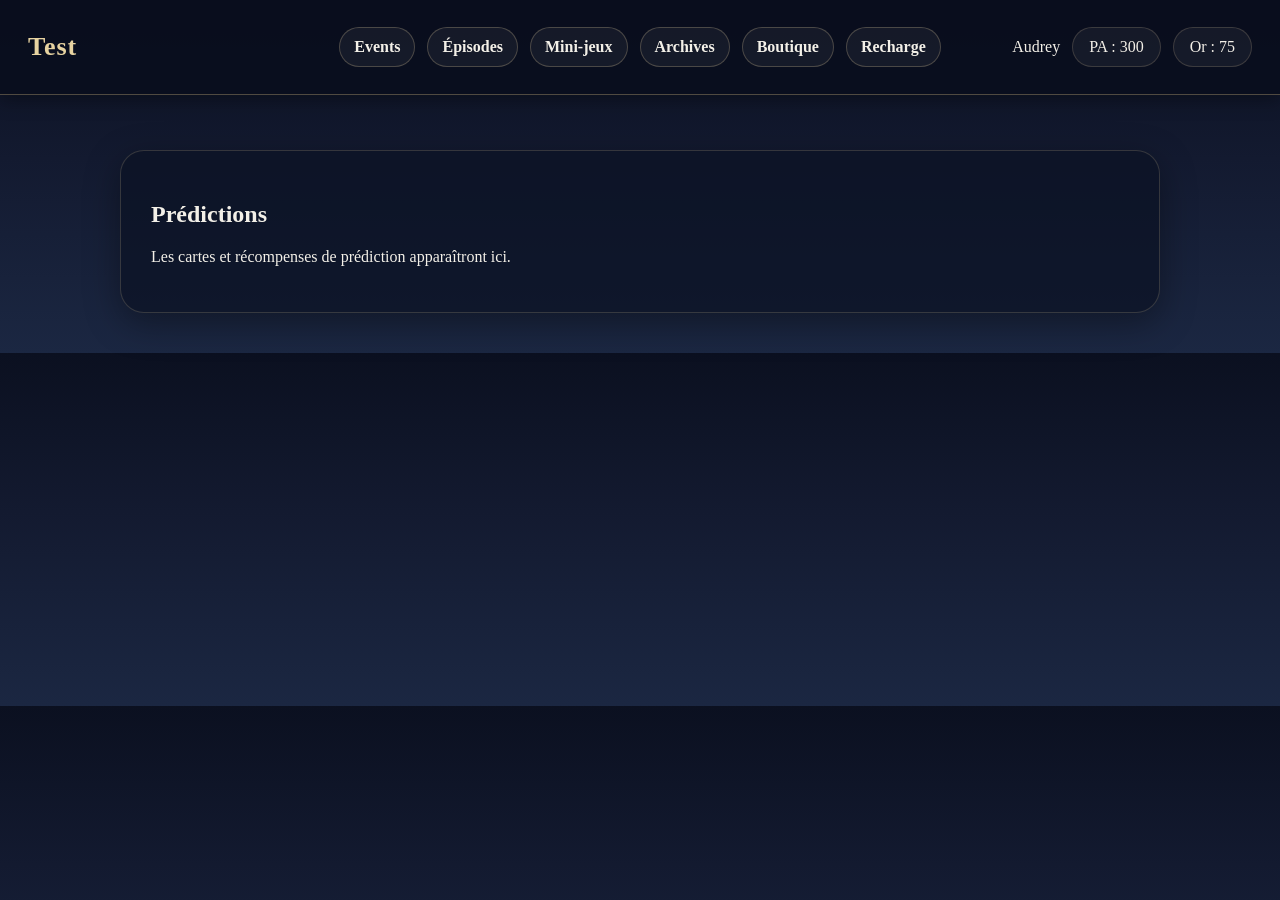
<file: predictions.html>
<!DOCTYPE html>
<html lang="fr">
<head>
  <meta charset="UTF-8">
  <meta name="viewport" content="width=device-width, initial-scale=1.0">
  <title>Prédictions</title>
  <link rel="stylesheet" href="main.css">
</head>
<body>

  <div class="test-topbar">
    <div class="topbar-zone topbar-left">
      <div class="logo-test" onclick="window.location.href='index.html'">Test</div>
    </div>

    <div class="topbar-zone topbar-center">
      <nav class="test-menu">
        <div class="test-tab" onclick="window.location.href='events.html'">Events</div>
        <div class="test-tab" onclick="window.location.href='episode.html'">Épisodes</div>
        <div class="test-tab" onclick="window.location.href='minijeux.html'">Mini-jeux</div>
        <div class="test-tab" onclick="window.location.href='archives.html'">Archives</div>
        <div class="test-tab" onclick="window.location.href='boutique.html'">Boutique</div>
        <div class="test-tab" onclick="window.location.href='recharge.html'">Recharge</div>
      </nav>
    </div>

    <div class="topbar-zone topbar-right">
      <div class="profile-name-button" onclick="window.location.href='profil.html'">Audrey</div>
      <div class="badge-ui" id="pa-display">PA : 0</div>
      <div class="badge-ui" id="gold-display">Or : 0</div>
    </div>
  </div>

  <div class="test-page">
    <section class="test-section active">
      <h1>Prédictions</h1>
      <p>Les cartes et récompenses de prédiction apparaîtront ici.</p>
    </section>
  </div>

 <script>
function initializeCurrencies() {
  if (localStorage.getItem("test_pa") === null) {
    localStorage.setItem("test_pa", "250");
  }

  if (localStorage.getItem("test_gold") === null) {
    localStorage.setItem("test_gold", "50");
  }
}

function updateDisplays() {
  const pa = Number(localStorage.getItem("test_pa")) || 0;
  const gold = Number(localStorage.getItem("test_gold")) || 0;

  const paDisplay = document.getElementById("pa-display");
  const goldDisplay = document.getElementById("gold-display");

  if (paDisplay) paDisplay.textContent = "PA : " + pa;
  if (goldDisplay) goldDisplay.textContent = "Or : " + gold;
}

document.addEventListener("DOMContentLoaded", function () {
  initializeCurrencies(); // 🔥 essentiel
  updateDisplays();
});
</script>

</body>
</html>
</file>
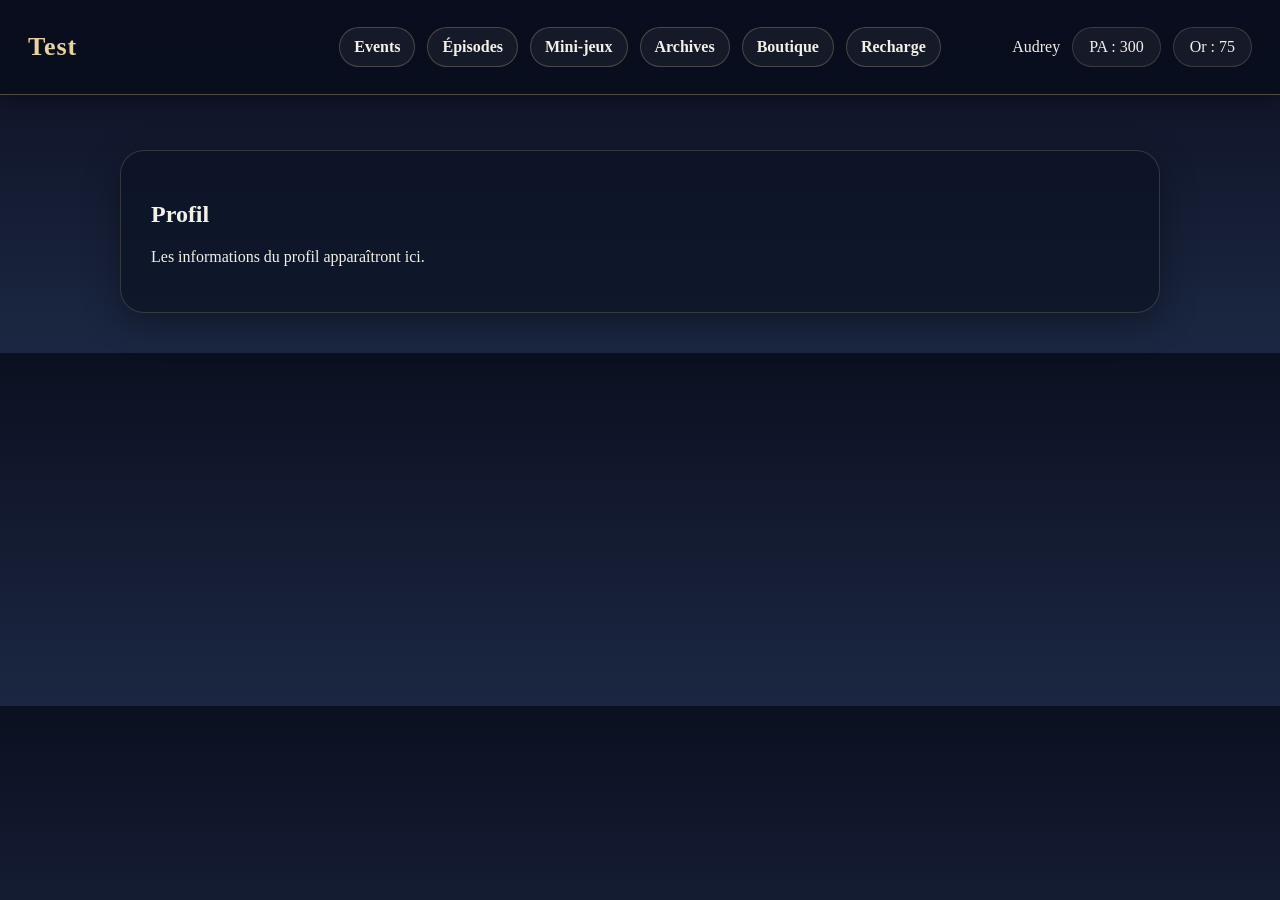
<file: profil.html>
<!DOCTYPE html>
<html lang="fr">
<head>
  <meta charset="UTF-8">
  <meta name="viewport" content="width=device-width, initial-scale=1.0">
  <title>Profil</title>
  <link rel="stylesheet" href="main.css">
</head>
<body>

  <div class="test-topbar">
    <div class="topbar-zone topbar-left">
      <div class="logo-test" onclick="window.location.href='index.html'">Test</div>
    </div>

    <div class="topbar-zone topbar-center">
      <nav class="test-menu">
        <div class="test-tab" onclick="window.location.href='events.html'">Events</div>
        <div class="test-tab" onclick="window.location.href='episode.html'">Épisodes</div>
        <div class="test-tab" onclick="window.location.href='minijeux.html'">Mini-jeux</div>
        <div class="test-tab" onclick="window.location.href='archives.html'">Archives</div>
        <div class="test-tab" onclick="window.location.href='boutique.html'">Boutique</div>
        <div class="test-tab" onclick="window.location.href='recharge.html'">Recharge</div>
      </nav>
    </div>

    <div class="topbar-zone topbar-right">
      <div class="profile-name-button active-tab" onclick="window.location.href='profil.html'">Audrey</div>
      <div class="badge-ui" id="pa-display">PA : 0</div>
      <div class="badge-ui" id="gold-display">Or : 0</div>
    </div>
  </div>

  <div class="test-page">
    <section class="test-section active">
      <h1>Profil</h1>
      <p>Les informations du profil apparaîtront ici.</p>
    </section>
  </div>


<script>
function initializeCurrencies() {
  if (localStorage.getItem("test_pa") === null) {
    localStorage.setItem("test_pa", "250");
  }

  if (localStorage.getItem("test_gold") === null) {
    localStorage.setItem("test_gold", "50");
  }
}

function updateDisplays() {
  const pa = Number(localStorage.getItem("test_pa")) || 0;
  const gold = Number(localStorage.getItem("test_gold")) || 0;

  const paDisplay = document.getElementById("pa-display");
  const goldDisplay = document.getElementById("gold-display");

  if (paDisplay) paDisplay.textContent = "PA : " + pa;
  if (goldDisplay) goldDisplay.textContent = "Or : " + gold;
}

document.addEventListener("DOMContentLoaded", function () {
  initializeCurrencies(); // 🔥 essentiel
  updateDisplays();
});
</script>
</file>
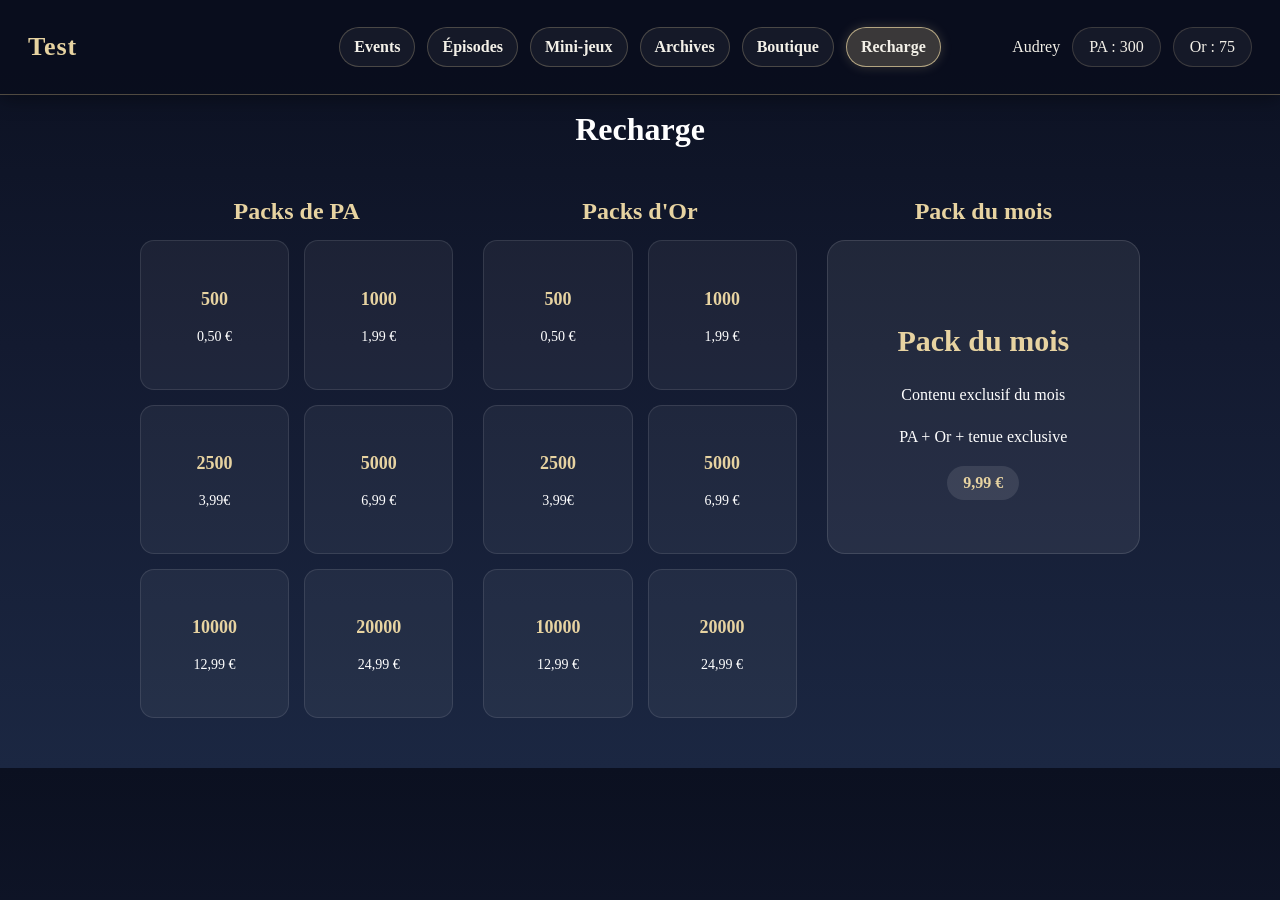
<file: recharge.html>
<!DOCTYPE html>
<html lang="fr">
<head>
  <meta charset="UTF-8">
  <meta name="viewport" content="width=device-width, initial-scale=1.0">
  <title>Recharge</title>
  <link rel="stylesheet" href="main.css">
</head>
<body>

  <div class="test-topbar">
    <div class="topbar-zone topbar-left">
      <div class="logo-test" onclick="window.location.href='index.html'">Test</div>
    </div>

    <div class="topbar-zone topbar-center">
      <nav class="test-menu">
        <div class="test-tab" onclick="window.location.href='events.html'">Events</div>
        <div class="test-tab" onclick="window.location.href='episode.html'">Épisodes</div>
        <div class="test-tab" onclick="window.location.href='minijeux.html'">Mini-jeux</div>
        <div class="test-tab" onclick="window.location.href='archives.html'">Archives</div>
        <div class="test-tab" onclick="window.location.href='boutique.html'">Boutique</div>
        <div class="test-tab active-tab" onclick="window.location.href='recharge.html'">Recharge</div>
      </nav>
    </div>

    <div class="topbar-zone topbar-right">
      <div class="profile-name-button" onclick="window.location.href='profil.html'">Audrey</div>
      <div class="badge-ui" id="pa-display">PA : 0</div>
      <div class="badge-ui" id="gold-display">Or : 0</div>
    </div>
  </div>

  <div class="recharge-page">
    <h1 class="recharge-title">Recharge</h1>
    
    <div class="recharge-sections">

      <div class="recharge-column">
        <section class="recharge-section">
         <h2 class="recharge-subtitle">Packs de PA</h2>
         <div class="recharge-grid">
           <article class="recharge-card" onclick="buyPack('PA', 500, '0,50 €')">
             <h3>500</h3>
             <p>0,50 €</p>
           </article>

           <article class="recharge-card" onclick="buyPack('PA', 1000, '1,99 €')">
             <h3>1000</h3>
             <p>1,99 €</p>
           </article>

           <article class="recharge-card" onclick="buyPack('PA', 2500, '3,99 €')">
             <h3>2500</h3>
             <p>3,99€</p>
           </article>

           <article class="recharge-card" onclick="buyPack('PA', 5000, '6,99 €')">
             <h3>5000</h3>
             <p>6,99 €</p>
           </article>

           <article class="recharge-card" onclick="buyPack('PA', 10000, '12,99 €')">
             <h3>10000</h3>
             <p>12,99 €</p>
           </article>

           <article class="recharge-card" onclick="buyPack('PA', 20000, '24,99 €')">
             <h3>20000</h3>
             <p>24,99 €</p>
           </article>
          </div>
       </section>
      </div>

      <div class="recharge-column">
        <section class="recharge-section">
         <h2 class="recharge-subtitle">Packs d'Or</h2>
         <div class="recharge-grid">
           <article class="recharge-card" onclick="buyPack('Or', 500, '0,50 €')">
             <h3>500</h3>
             <p>0,50 €</p>
           </article>

           <article class="recharge-card" onclick="buyPack('Or', 1000, '1,99 €')">
             <h3>1000</h3>
             <p>1,99 €</p>
           </article>

           <article class="recharge-card" onclick="buyPack('Or', 2500, '3,99 €')">
             <h3>2500</h3>
             <p>3,99€</p>
           </article>

           <article class="recharge-card" onclick="buyPack('Or', 5000, '6,99 €')">
             <h3>5000</h3>
             <p>6,99 €</p>
           </article>

           <article class="recharge-card" onclick="buyPack('Or', 10000, '12,99 €')">
             <h3>10000</h3>
             <p>12,99 €</p>
           </article>

           <article class="recharge-card" onclick="buyPack('Or', 20000, '24,99 €')">
             <h3>20000</h3>
             <p>24,99 €</p>
           </article>
         </div>
        </section> 
      </div>

      <div class="recharge-column">
        <section class="monthly-pack-section">
          <h2 class="recharge-subtitle">Pack du mois</h2>
          <article class="monthly-pack-card" onclick="buyMonthlyPack()">
           <h3>Pack du mois</h3>
           <p>Contenu exclusif du mois</p>
           <p>PA + Or + tenue exclusive</p>
           <span class="monthly-pack-price">9,99 €</span>
          </article>
        </section>
     </div>
    </div>
  </div>
     

<script>
function initializeCurrencies() {
  if (localStorage.getItem("test_pa") === null) {
    localStorage.setItem("test_pa", "250");
  }

  if (localStorage.getItem("test_gold") === null) {
    localStorage.setItem("test_gold", "50");
  }
}

function updateDisplays() {
  const pa = Number(localStorage.getItem("test_pa")) || 0;
  const gold = Number(localStorage.getItem("test_gold")) || 0;

  const paDisplay = document.getElementById("pa-display");
  const goldDisplay = document.getElementById("gold-display");

  if (paDisplay) paDisplay.textContent = "PA : " + pa;
  if (goldDisplay) goldDisplay.textContent = "Or : " + gold;
}

document.addEventListener("DOMContentLoaded", function () {
  initializeCurrencies(); // 🔥 essentiel
  updateDisplays();
});

function choosePaymentMethod() {
  const method = prompt(
    "Choisis ton mode de paiement :\n- CB\n- Téléphone\n- Paypal"
  );

  if (
    normalized === "cb" ||
    normalized === "carte" ||
    normalized === "carte bancaire" ||
    normalized === "téléphone" ||
    normalized === "telephone" ||
    normalized === "paypal" 
  ) {
    return method;
  }
  alert("Mode de paiment invalide.");
  return null;
}

function buyPack(type, amount, price) {
  const confirmBuy = confirm(
    "Veux-tu acheter ce pack" + amount + " " + type + " pour " + price + " ? "
  );

  if (!confirmBuy) return;

  const choosePaymentMethod = choosePaymentMethod();
  if (!paymentMethod) return;

  if (type === "PA") {
    const currentPA = Number(localStorage.getItem("test_pa")) || 0;
    localStorage.setItem("test_pa", currentPA + amounr);
  } else if (type === "Or") {
    const currentGold = Number(localStorage.getItem(test_gold)) || 0;
    localStorage.setItem(test_gold, currentGold + amount);
  }

  updateDisplays();
  alert("Achat validé via" + paymentMethod + "!");
}

function buyMonthlyPack() {
  const confirmBuy = confirm(
    "Veux-tu acheter le pack du mois pour 9,99 € ?"
  );

  if (!confirmBuy) return;

  const paymentMethod = choosePaymentMethod();
  if (!paymentMethod) return;

  const currentPA = Number(localStorage.getItem("test_pa")) || 0;
  const currentGold = Number(localStorage.getItem("test_gold")) || 0;

  localStorage.setItem("test_pa", currentPA + 1500);
  localStorage.setItem("test_gold", currentGold + 1500);

  updateDisplays();
  alert("Pack du mois acheté via" + paymentMethod + " !");
}

document.addEventListener("DOMContentLoaded", function () {
  initializeCurrencies();
  updateDisplays();
});
</script>

</body>
</html>
</file>
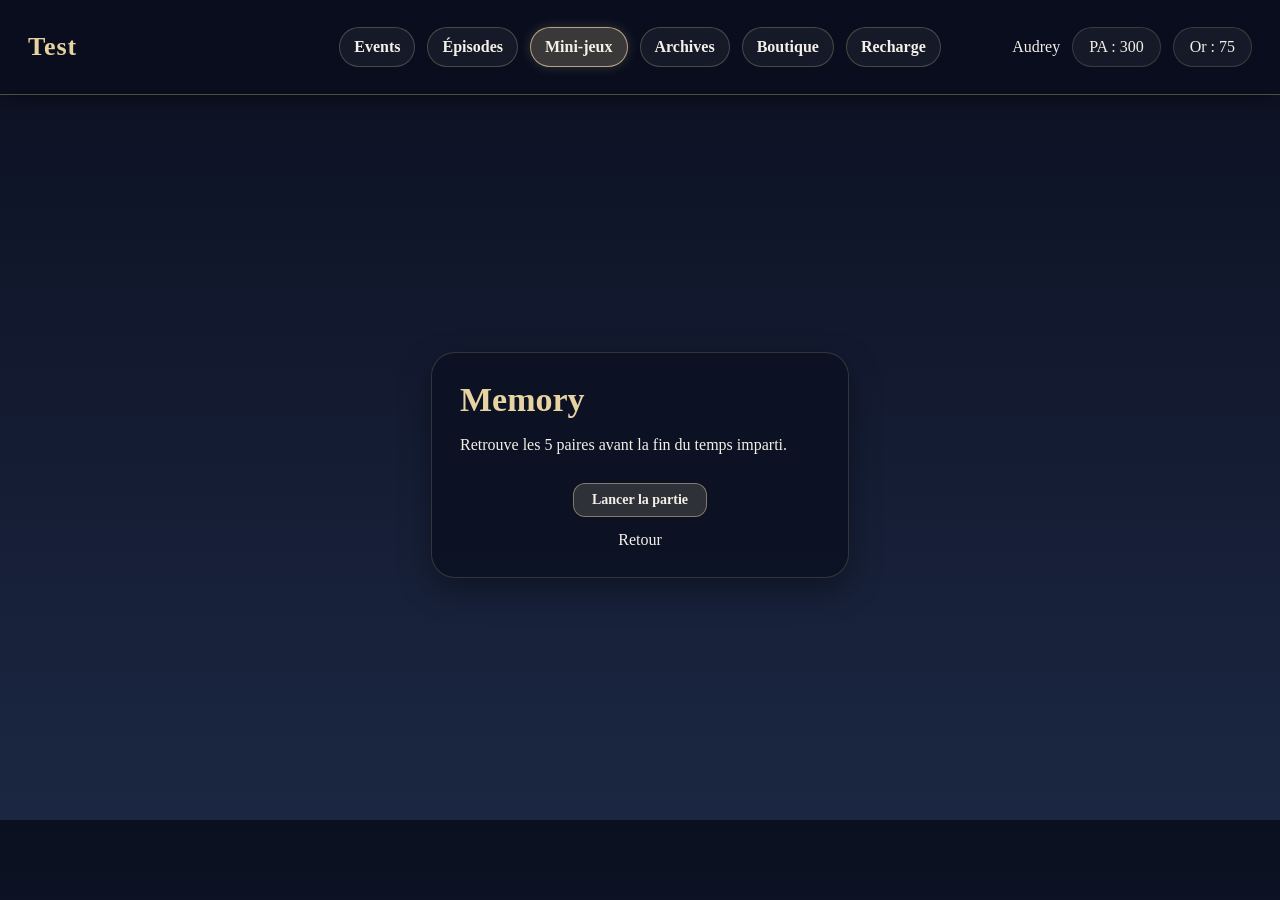
<file: Mini-Jeux/memory.html>
<!DOCTYPE html>
<html lang="fr">
<head>
  <meta charset="UTF-8">
  <meta name="viewport" content="width=device-width, initial-scale=1.0">
  <title>Mini-jeux</title>
  <link rel="stylesheet" href="../main.css">
</head>
<body>

  <div class="test-topbar">
    <div class="topbar-zone topbar-left">
      <div class="logo-test" onclick="window.location.href='../index.html'">Test</div>
    </div>

    <div class="topbar-zone topbar-center">
      <nav class="test-menu">
        <div class="test-tab" onclick="window.location.href='../events.html'">Events</div>
        <div class="test-tab" onclick="window.location.href='../episode.html'">Épisodes</div>
        <div class="test-tab active-tab" onclick="window.location.href='../minijeux.html'">Mini-jeux</div>
        <div class="test-tab" onclick="window.location.href='../archives.html'">Archives</div>
        <div class="test-tab" onclick="window.location.href='../boutique.html'">Boutique</div>
        <div class="test-tab" onclick="window.location.href='../recharge.html'">Recharge</div>
      </nav>
    </div>

    <div class="topbar-zone topbar-right">
      <div class="profile-name-button" onclick="window.location.href='../profil.html'">Audrey</div>
      <div class="badge-ui" id="pa-display">PA : 0</div>
      <div class="badge-ui" id="gold-display">Or : 0</div>
    </div>
  </div>

  <div class="test-page">
    <div id="memory-start-popup" class="memory-start-popup">
      <div class="memory-start-card">
        <h1 class="memory-popup-title">Memory</h1>
        <p class="memory-popup-text">Retrouve les 5 paires avant la fin du temps imparti.</p>
        <p class="memory-popup-tries" id="games-left"></p>

        <div class="memory-popup-buttons">
          <div class="minigame-button" onclick="launchMemoryGame()">Lancer la partie</div>
          <div class="memory-back-button" onclick="window.location.href='../minijeux.html'">Retour</div>
        </div>
      </div>
    </div>

    <div id="memory-game-area" class="memory-game-area hidden">
      <div class="memory-page-card">
        <div class="memory-header">
          <h1>Memory</h1>

          <div class="memory-stats">
            <p id="timer">Temps :60</p>
            <p id="score">Paires : 0 / 5</p>
          </div>
        </div>

        <div id="memory-grid"></div>
      </div>
    </div>
  </div>

<script>
let cards = [];
let flippedCards = [];
let matchedPairs = 0;
let timer = 60;
let interval;
let gamesPlayed = 0;

function initializeCurrencies() {
  if (localStorage.getItem("test_pa") === null) {
    localStorage.setItem("test_pa", "250");
  }

  if (localStorage.getItem("test_gold") === null) {
    localStorage.setItem("test_gold", "50");
  }
}

function updateDisplays() {
  const pa = Number(localStorage.getItem("test_pa")) || 0;
  const gold = Number(localStorage.getItem("test_gold")) || 0;

  const paDisplay = document.getElementById("pa-display");
  const goldDisplay = document.getElementById("gold-display");

  if (paDisplay) paDisplay.textContent = "PA : " + pa;
  if (goldDisplay) goldDisplay.textContent = "Or : " + gold;
}

document.addEventListener("DOMContentLoaded", function () {
  initializeCurrencies(); // 🔥 essentiel
  updateDisplays();
});

function initDailyGames() {
  const today = new Data().toDateString;
  const lastdate = localStorage.getItem("memory_date");

  if (lastDate !== today) {
    localStorage.setItem("memory_date", today);
    localStorage.setItem("memory_games", "0");
  }
  
  gamesPlayed = Number(localStorage.getItem("memory_games")) || 0;
  updateGamesLeft();
}

function updateGamesLeft() {
  document.getElementById("games-left").textContent = 
    "Parties restantes : " + (3 - gamesPlayed);
}

function launchMemoryGame() {
  if (gamesPlayed >= 3) {
    alert("Tu as déjà joué à toutes tes parties pour aujourd'hui, reviens demain !");
    return;
  }

  document.getElementById("memory-start-popup").classList.add("hidden");
  document.getElementById("memory-game-area").classList.remove("hidden");

  gamesPlayed++;
  localStorage.setItem("memory_games", gamesPlayed);
  updateGamesLeft();

  matchedPairs = 0;
  timer = 60;
  flippedCards = [];

  document.getElementById("timer").textContent = "Temps : 60";
  document.getElementById("score").textContent= "Paires : 0 / 5";

  createGrid();
  startTimer();
}

function createGrid() {
  const grid = document.getElementById("memory-grid");
  grid.innerHTML = "";

  let values = ["A" , "A" , "B" , "B" , "C" , "C" , "D" , "D" , "E" , "E"]; 
  values.sort(() => 0.5 - Math.random());

  cards = values; 

  cards.forEach((value, index) => {
    const card = document.createElement("div");
    card.classList.add("card"); 
    card.dataset.value = value;
    card.dataset.index = index;

    card.onclick = () => flipCard(card);

    grid.appendChild(card); 
  });
}

function flipCard(card) {
  if (flippedCards.length === 2) return;
  if (card.classList.contains("flipped")) return;

  card.textContent = card.dataset.value; 
  card.classList.add("flipped");

  flippedCards.push(card);

  if (flippedCards.length === 2) {
    setTimeout(checkMatch, 500);
  }
}

function checkMatch() {
  const [card1, card2] = flippedCards;

  if (card1.dataset.value === card2.dataset.value) {
    matchedPairs++;
    updateScore();
  } else {
    card1.textContent = "";
    card2.textContent = "";
    card1.classList.remove("flipped");
    card2.classList.remove("flipped");
  }

  flippedCards = [];

  if (matchedPairs === 5) {
    endGame();
  }
}

function updateScore() {
  document.getElementById("score").textContent = 
    "Paires : " + matchedPairs + " / 5"; 
}

function startTimer() {
clearInterval(interval);

interval = setInterval(() => {
  timer--;
  document.getElementById("timer").textContent = "Temps : " + timer;

  if (timer <= 0) {
    endGame();
  }
}, 1000);
}

function endGame () {
  clearInterval(interval);

  let reward = 0;

  if (matchedPairs === 5) reward = 30;
  else if (matchedPairs >= 2) reward = 15;

  if (reward > 0) {
    let pa = Number(localStorage.getItem("test_pa")) || 0;
    pa += reward;
    localStorage.setItem("test_pa", pa);
  }

  updateDisplays();

  document.getElementById("memory-game-area").classList.add("hidden");
  document.getElementById("memory-start-popup").classList.remove("hidden")



  alert ("Fin ! Tu gagne " + reward + "PA");
}

document.addEventListener("DOMContentLoaded", function() {
    initializeCurrencies();
    updateDisplays();
    initDailyGames()
});
</script>
</body>
</html>
</file>
<file: main.css>
#main-menu {
  display: none !important;
}

body {
  margin: 0;
  padding: 0;
  font-family: Georgia, "Times New Roman", serif;
  background: linear-gradient(180deg, #0b1020 0%, #131a30 45%, #1b2742 100%);
  color: #f3f0e8;
}

.reward-message {
  position: fixed;
  top: 110px;
  right: 30px;
  z-index: 9999;
  padding: 14px 18px;
  border-radius: 16px;
  background: rgba(231, 211, 161, 0.18);
  border: 1px solid rgba(231, 211, 161, 0.4);
  color: #f3f0e8;
  box-shadow: 0 8px 20px rgba(0, 0, 0, 0.25);
  font-size: 16px;
}

.test-topbar {
  position: fixed;
  top: 0;
  left: 0;
  width: 100%;
  height: 95px;
  background: rgba(10, 14, 30, 0.95);
  border-bottom: 1px solid rgba(212, 188, 132, 0.35);
  box-shadow: 0 4px 18px rgba(0, 0, 0, 0.35);
  display: grid;
  grid-template-columns: 1fr auto 1fr;
  align-items: center;
  padding: 0 28px;
  box-sizing: border-box;
  z-index: 9999;
}

.topbar-zone {
  display: flex;
  align-items: center;
}

.topbar-left {
  justify-content: flex-start;
}

.topbar-center {
  justify-content: center;
}

.topbar-right {
  justify-content: flex-end;
  gap: 12px;
}

.logo-test {
  font-size: 30px;
  font-weight: bold;
  color: #e7d3a1;
  white-space: nowrap;
  cursor: pointer;
}

.test-menu {
  display: flex;
  align-items: center;
  gap: 18px;
}

.test-menu a {
  color: #f3f0e8;
  text-decoration: none;
  padding: 14px 22px;
  border-radius: 999px;
  border: 1px solid rgba(231, 211, 161, 0.25);
  background: rgba(255, 255, 255, 0.05);
  font-size: 21px;
  font-weight: 600;
  white-space: nowrap;
  transition: 0.25s ease;
}

.test-menu a:hover {
  background: rgba(231, 211, 161, 0.14);
  border-color: rgba(231, 211, 161, 0.55);
  transform: translateY(-1px);
}

.badge-ui {
  padding: 10px 16px;
  border-radius: 999px;
  background: rgba(255, 255, 255, 0.05);
  border: 1px solid rgba(231, 211, 161, 0.18);
  color: #f3f0e8;
  font-size: 16px;
  white-space: nowrap;
}

.test-page {
  padding-top: 135px;
}

.logo-test {
  font-size: 30px;
  font-weight: bold;
  letter-spacing: 1px;
  color: #e7d3a1;
}

.test-menu {
  display: flex;
  gap: 14px;
  flex-wrap: wrap;
}

.test-menu a {
  color: #f3f0e8;
  text-decoration: none;
  font-size: 17px;
  padding: 10px 16px;
  border-radius: 999px;
  border: 1px solid rgba(231, 211, 161, 0.25);
  background: rgba(255, 255, 255, 0.04);
  transition: 0.25s ease;
}

.test-menu a:hover {
  background: rgba(231, 211, 161, 0.14);
  border-color: rgba(231, 211, 161, 0.55);
  transform: translateY(-1px);
}

.test-page {
  padding: 95px 30px 40px;
  max-width : 1100px;
  margin : 0 auto;
  box-sizing: border-box;
}

.test-section {
  display: none;
}

.test-section.active {
  display: block;
  padding : 30px;
  border-radius : 24px;
  background : rgba(12, 18, 36, 0.72);
  border: 1px solid rgba(231, 211, 161, 0.18);
  box-shadow : 0 10px 35px rgba(0, 0, 0, 0.35)
}

.test-card-grid {
  display: grid;
  grid-template-columns: repeat(3, minmax(220px, 1fr));
  gap: 20px;
  margin-top: 24px;
  align-items: stretch;
}

.test-card {
  padding: 20px;
  border-radius: 18px;
  background: rgba(255, 255, 255, 0.05);
  border: 1px solid rgba(231, 211, 161, 0.14);
  text-align: center;
}

.test-card h3 {
  margin-top: 0;
  color: #e7d3a1;
  font-size: 28px;
}

.test-card p {
  font-size: 16px;
  line-height: 1.5;
  color: #e8e1d3;
}

.test-button {
  display: inline-block;
  margin-top: 12px;
  padding: 10px 18px;
  border-radius: 12px;
  background: rgba(231, 211, 161, 0.16);
  border: 1px solid rgba(231, 211, 161, 0.35);
  color: #f3f0e8;
  text-decoration: none;
  cursor: pointer;
}

@media (max-width: 900px) {
  .test-card-grid {
    grid-template-columns: 1fr;
  }
}

  .test-page {
    padding-top: 150px;
  }

  .logo-test {
    font-size: 26px;
  }

  .test-menu {
    justify-content: center;
  }


[data-screen="main"] .middle,
[data-screen="main"] .buttons,
[data-menu="main"],
#main-menu,
button[data-action="start"],
button[data-action="load"],
button[data-action="settings"],
button[data-action="help"] {
  display: none !important;
}

[data-screen="main"] button {
  display: none !important;
}

body {
  margin: 0;
  padding: 0;
  font-family: Georgia, "Times New Roman", serif;
  color: #f3f0e8;
}

.test-menu a.active-tab {
  background: rgba(231, 211, 161, 0.22);
  border-color: rgba(231, 211, 161, 0.7);
}

.test-button {
  display: inline-block;
  margin-top: 12px;
  padding: 10px 18px;
  border-radius: 12px;
  background: rgba(231, 211, 161, 0.16);
  border: 1px solid rgba(231, 211, 161, 0.35);
  color: #f3f0e8;
  text-decoration: none;
  cursor: pointer;
}

.test-menu {
  display: flex;
  gap: 12px;
  flex-wrap: nowrap;
  align-items: center;
}

.test-tab {
  color: #f3f0e8;
  padding: 10px 14px;
  border-radius: 999px;
  border: 1px solid rgba(231, 211, 161, 0.25);
  background: rgba(255, 255, 255, 0.05);
  font-size: 16px;
  font-weight: 600;
  white-space: nowrap;
  cursor: pointer;
}

.test-tab:hover {
  background: rgba(231, 211, 161, 0.14);
  border-color: rgba(231, 211, 161, 0.55);
}

.test-tab.active-tab {
  background: rgba(231, 211, 161, 0.22);
  border-color: rgba(231, 211, 161, 0.7);
  box-shadow: 0 0 12px rgba(231, 211, 161, 0.2);
}

.test-topbar,
.test-topbar * {
  pointer-events: auto !important;
}

.test-topbar {
  position: fixed !important;
  top: 0 !important;
  left: 0 !important;
  width: 100% !important;
  height: 95px !important;
  z-index: 999999 !important;
}

[data-screen="main"],
[data-screen="main"] *,
[data-ui="text"],
[data-ui="choices"],
[data-ui="quick-menu"] {
  pointer-events: none !important;
}

#game-container {
  position: fixed;
  top: 0;
  left: 0;
  width: 100%;
  height: 100%;
  background: black;
  z-index: 999;
}

#game-background {
  position: absolute;
  width: 100%;
  height: 100%;
  background: black;
}

#dialogue-box {
  position: absolute;
  bottom: 0;
  width: 100%;
  padding: 30px;
  background: rgba(0,0,0,0.7);
  color: white;
  cursor: pointer;
}

#dialogue-box button {
  margin-top: 10px;
}

.profil-button {
  color: #f3f0e8;
  padding: 14px 22px;
  border-radius: 999px;
  border: 1px solid rgba(231, 211, 161, 0.25);
  background: rgba(255, 255, 255, 0.05);
  font-size: 21px;
  font-weight: 600;
  cursor: pointer;
}

.profil-button:hover {
  background: rgba(231, 211, 161, 0.14);
  border-color: rgba(231, 211, 161, 0.55);
}

.home-layout {
  display: grid;
  grid-template-columns: 240px 1fr 320px;
  gap: 24px;
  align-items: start;
}

.home-left-card,
.home-side-card,
.home-feature-card {
  background: rgba(12, 18, 35, 0.82);
  border: 1px solid rgba(231, 211, 161, 0.18);
  border-radius: 24px;
  box-shadow: 0 12px 32px rgba(0, 0, 0, 0.35);
}

.home-left-card,
.home-side-card {
  padding: 20px;
}

.home-section-title {
  margin: 0 0 16px 0;
  color: #e7d3a1;
  font-size: 28px;
  font-weight: 700;
}

.small-side-title {
  margin: 0 0 10px 0;
  color: #e7d3a1;
  font-size: 22px;
}

.hero-display {
  height: 420px;
  border-radius: 18px;
  background: rgba(255, 255, 255, 0.04);
  overflow: hidden;
  display: flex;
  align-items: flex-end;
  justify-content: center;
}

.hero-image {
  max-width: 100%;
  max-height: 100%;
  object-fit: contain;
}

.home-center-grid {
  display: grid;
  grid-template-columns: 1fr 1fr;
  gap: 20px;
}

.home-feature-card {
  min-height: 180px;
  padding: 24px;
  color: #f3f0e8;
  cursor: pointer;
  transition: transform 0.2s ease, border-color 0.2s ease, box-shadow 0.2s ease;
}

.home-feature-card:hover {
  transform: translateY(-4px);
  border-color: rgba(231, 211, 161, 0.55);
  box-shadow: 0 18px 36px rgba(0, 0, 0, 0.45);
}

.feature-title {
  display: block;
  margin-bottom: 12px;
  color: #e7d3a1;
  font-size: 28px;
  font-weight: 700;
}

.feature-text {
  display: block;
  font-size: 16px;
  line-height: 1.45;
  color: #f3f0e8;
}

.home-right-column {
  display: flex;
  flex-direction: column;
  gap: 20px;
}

.calendar-grid {
  display: grid;
  grid-template-columns: repeat(5, 1fr);
  gap: 8px;
}

.day {
  min-height: 72px;
  padding: 8px;
  border-radius: 12px;
  background: rgba(255, 255, 255, 0.06);
  display: flex;
  flex-direction: column;
  justify-content: center;
  align-items: center;
  gap: 4px;
}

.day.claimed {
  background: rgba(231, 211, 161, 0.25);
  border: 1px solid rgba(231, 211, 161, 0.6);
}

.day.today {
  outline: 2px solid #ffffff;
}

.day.special {
  background: rgba(255, 190, 90, 0.22);
}

.day-number {
  font-size: 17px;
  font-weight: 700;
}

.day-reward {
  font-size: 10px;
  text-align: center;
  line-height: 1.2;
}

.home-wide-card {
  grid-column:span 2;
  padding: 20px;
  border-radius: 20px;
  background: rgba(12, 18, 35, 0.85);
  border: 1px solid rgba(231, 211, 161, 0.2);
  margin-top: 5px;
}

.home-layout {
  display: grid;
  grid-template-columns: 260px 1fr 300px;
  gap: 24px;
  align-items: start;
}

.home-left-card {
  padding: 20px;
  background: rgba(12, 18, 35, 0.82);
  border: 1px solid rgba(231, 211, 161, 0.18);
  border-radius: 24px;
  box-shadow: 0 12px 32px rgba(0, 0, 0, 0.35);
}

.home-section-title {
  margin: 0 0 16px 0;
  color: #e7d3a1;
  font-size: 28px;
  font-weight: 700;
}

.hero-display {
  height: 420px;
  border-radius: 18px;
  background: rgba(255, 255, 255, 0.04);
  overflow: hidden;
  display: flex;
  align-items: flex-end;
  justify-content: center;
}

.hero-image {
  max-width: 100%;
  max-height: 100%;
  object-fit: contain;
  display: block;
}

.home-center-grid {
  display: grid;
  grid-template-columns: 1fr 1fr;
  gap: 20px;
}

.home-feature-card {
  min-height: 170px;
  padding: 22px;
  background: rgba(12, 18, 35, 0.82);
  border: 1px solid rgba(231, 211, 161, 0.18);
  border-radius: 24px;
  box-shadow: 0 12px 32px rgba(0, 0, 0, 0.35);
  color: #f3f0e8;
  cursor: pointer;
  transition: transform 0.2s ease, border-color 0.2s ease, box-shadow 0.2s ease;
}

.home-feature-card:hover {
  transform: translateY(-4px);
  border-color: rgba(231, 211, 161, 0.55);
  box-shadow: 0 18px 36px rgba(0, 0, 0, 0.45);
}

.feature-title {
  display: block;
  margin-bottom: 12px;
  color: #e7d3a1;
  font-size: 28px;
  font-weight: 700;
}

.feature-text {
  display: block;
  font-size: 16px;
  line-height: 1.45;
  color: #f3f0e8;
}

.home-wide-card {
  grid-column: span 2;
  padding: 20px;
  background: rgba(12, 18, 35, 0.82);
  border: 1px solid rgba(231, 211, 161, 0.18);
  border-radius: 24px;
  box-shadow: 0 12px 32px rgba(0, 0, 0, 0.35);
}

.home-wide-card h3 {
  margin: 0 0 10px 0;
  color: #e7d3a1;
  font-size: 24px;
}

.home-wide-card p {
  margin: 0;
  color: #f3f0e8;
}

.home-right-column {
  display: flex;
  flex-direction: column;
  gap: 20px;
}

.home-side-card {
  padding: 20px;
  background: rgba(12, 18, 35, 0.82);
  border: 1px solid rgba(231, 211, 161, 0.18);
  border-radius: 24px;
  box-shadow: 0 12px 32px rgba(0, 0, 0, 0.35);
}

.small-side-title {
  margin: 0 0 10px 0;
  color: #e7d3a1;
  font-size: 22px;
}

.calendar-grid {
  display: grid;
  grid-template-columns: repeat(5, 1fr);
  gap: 8px;
}

.day {
  min-height: 72px;
  padding: 8px;
  border-radius: 12px;
  background: rgba(255, 255, 255, 0.06);
  display: flex;
  flex-direction: column;
  justify-content: center;
  align-items: center;
  gap: 4px;
}

.day.claimed {
  background: rgba(231, 211, 161, 0.25);
  border: 1px solid rgba(231, 211, 161, 0.6);
}

.day.today {
  outline: 2px solid #ffffff;
}

.day.special {
  background: rgba(255, 190, 90, 0.22);
}

.day-number {
  font-size: 17px;
  font-weight: 700;
}

.day-reward {
  font-size: 10px;
  text-align: center;
  line-height: 1.2;
}

@media (max-width: 1200px) {
  .home-layout {
    grid-template-columns: 1fr;
  }

  .hero-display {
    height: 320px;
  }

  .home-center-grid {
    grid-template-columns: 1fr;
  }

  .home-wide-card {
    grid-column: span 1;
  }
}

.episode-status.in-progress {
  background: rgba(80, 150, 255, 0.16);
  border: 1px solid rgba(80, 150, 255, 0.5);
  color: #bfd8ff;
}

.episode-status.completed {
  background: rgba(120, 210, 150, 0.16);
  border: 1px solid rgba(120, 210, 150, 0.5);
  color: #c8f5d4;
}

.memory-intro {
  width: 320px;
  margin: 40px auto 20px;
  padding: 24px;
  background: rgba(12, 18, 35, 0.82);
  border: 1px soldi rgba(231, 211, 161, 0.18);
  border-radius: 22px;
  box-shadow: 0 12px 32px rgba(0, 0, 0, 0.35);
  text-align: left;
}

.minigame-card-content {
  display: flex;
  flex-direction: column;
  align-items: flex-start;
  gap: 10px;
}

.minigame-text {
  width: 100%;
  display: flex;
  flex-direction: column;
  align-items: flex-start;
  gap: 10px;
}

.minigame-title {
  margin: 0;
  color: #e7d3a1;
  font-size: 30px;
  font-weight: 700;
}

.minigame-descritpion {
  margin: 0;
  color: #f3f0e8;
  font-size: 15px;
  line-height: 1.4;
}

.minigame-tries {
  margin: 0;
  color: #d8d2cd;
  font-size: 14px;
}

.minigame-button {
  display: block;
  width: fit-content;
  margin: 10px auto 0 auto;
  padding: 8px 18px;
  border-radius: 12px;
  background: rgba(231, 211, 161, 0.16);
  border: 1px solid rgba(231, 211, 161, 0.45);
  color: #f3f0e8;
  font-size: 14px;
  font-weight: 700;
  cursor: pointer;
  text-align: center;
}

.minigame-card-content .minigame-button {
  align-self: flex-start;
}

.minigame-button:hover {
  border-color: rgba(231, 211, 161, 0.75);
  box-shadow: 0 12px 24px rgba(0, 0, 0, 0.28);
}

.memory-game-container {
  max-width: 820px;
  margin: 20px auto 0;
}

.memory-panel {
  display: flex;
  justify-content: center;
  gap: 24px;
  margin-bottom: 20px;
  color: #f3f0e8;
}

.hidden {
  display: none;
}

#memory-grid {
  display: grid;
  grid-template-columns: repeat(5, 80px);
  gap: 10px;
  justify-content: center;
  margin-top: 20px;
}

.card {
  width: 80px;
  height: 80px;
  background: #1c2340;
  display: flex;
  align-items: center;
  justify-content: center;
  cursor: pointer;
  font-size: 24px;
  border-radius: 10px;
}

.card.flipped {
  background: #f3d9a4;
}

.memory-start-popup {
  display: flex;
  justify-content: center;
  align-items: center;
  min-height: 70vh;
}

.memory-start-card {
  width: 360px;
  padding : 28px;
  background: rgba(12, 18, 35, 0.88);
  border: 1px solid rgba(231, 211, 161, 0.18);
  border-radius: 24px;
  box-shadow: 0 12px 32px rgba(0, 0, 0, 0.35);
  text-align: left;
}

.memory-popup-title {
  margin: 0 0 14px 0;
  color: #e7d3a1;
  font-size: 34px;
}

.memory-popup-text {
  margin: 0 0 14px 0;
  color: #f3f0e8;
  font-size: 16px;
  line-height: 1.45;
}

.memory-popup-buttons {
  display: flex;
  flex-direction: column;
  gap: 14px;
  align-items: center;
}

.memory-game-area {
  margin-top: 30px;
}

.hidden {
  display: none;
}

.archives-title {
  text-align: center;
  margin-top: 5px;
  margin-bottom: 0;
  color: white;
}

.archives-container {
  position: relative;
  width: 100%;
  height: 400px;
  margin-top: 5px;
}

.bubble {
  position: absolute;
  border-radius: 50%;
  background: rgba(255, 255, 255, 0.08);
  border: 1px solid rgba(255, 255, 255, 0.2);
  backdrop-filter: blur(10px);
  color: white;
  display: flex;
  align-items: center;
  justify-content: center;
  text-align: center;
  cursor: pointer;
  transition: transform 0.3s ease, box-shadow 0.3s ease;
  box-shadow: 0 0 15px rgba(255, 255, 255, 0.15);
  padding: 20px;
}

.bubble span {
  font-size: 22px;
  font-weight: 700;
  color: #e7d3a1;
  line-height: 1.2;
}

.bubble:hover {
  transform: scale(1.12);
  box-shadow: 0 0 25px rgba(255, 190, 90, 0.35);
}

@keyframes float {
  0% {transform: translateY(0px); }
  50% {transform: translateY(-8px); }
  100% {transform: translateY(0px); }
}

.bubble {
  animation: float 4s ease-in-out infinite;
}

.bubble-map {
  width: 150px;
  height: 150px;
  top: 25px;
  left: 26%;
  animation-delay: 0s;
}

.bubble-persos {
  width: 175px;
  height: 175px;
  top: 15px;
  right: 10%;
  animation-delay: 1s;
}

.bubble-illus {
  width: 160px;
  height: 160px;
  top: 200px;
  left: 10%;
  animation-delay: 2s;
}

.bubble-journal {
  width: 185px;
  height: 185px;
  top: 170px;
  right: 32%;
  animation-delay: 3s;
}

@media (max-width: 900px) {
  .archives-container {
    min-height: auto;
    height: auto;
    display: flex;
    flex-direction: column;
    gap: 20px;
    align-items: center;
  }

  .bubble {
    position: static;
    animation: none;
  }

  .bubble-map,
  .bubble-persos,
  .bubble-illus,
  .bubble-journal {
    width: 220px;
    height: 220px;
  }
}

.actu-page {
  max-width: 800px;
  margin: 0 auto;
  padding: 80px 20px;
}

.actu-page-title {
  text-align: center;
  color:white;
  margin-bottom: 40px;
}

.actu-list {
  display: grid;
  grid-template-columns: repeat(auto-fit, minmax(250px, 1fr));
  gap: 20px;
}

.actu-item {
  padding: 16px;
  border-radius: 12px;
  background: rgba(255, 255, 255, 0.05);
  border: 1px solid rgba(255, 255, 255, 0.1);
  cursor: pointer;
  transition: all 0.25s ease;
  height: 120px;
  display: flex;
  flex-direction: column;
  justify-content: center;
  backdrop-filter: blur(8px);
}

.actu-item:hover {
  transform: translateY(-6px) scale(1.02);
  background: rgba(255, 255, 255, 0.08);
  box-shadow: 0 10px 25px rgba(0,0,0,0.3);
}

.actu-item:active {
  transform: scale(0.98);
}

.actu-date {
  font-size: 14px;
  color: rgba(255, 255, 255, 0.6);
  margin-bottom: 6px;
}

.actu-title {
  font-size: 22px;
  color: #e7d3a1;
}

.back-button {
  position: fixed;
  top: 20px;
  left: 20px;
  font-size: 16px;
  color: white;
  cursor: pointer;
  padding: 10px 16px;
  border-radius: 12px;
  background: rgba(255, 255, 255, 0.08);
  border: 1px solid rgba(255, 255, 255, 0.15);
  backdrop-filter: blur(6px);
  transition: all 0.3s ease;
  z-index: 1000;
}

.back-button:hover {
  transform: scale(1.05);
  box-shadow: 0 0 12px rgba(255, 255, 255, 0.2);
}

.shop-container {
  max-width: 1100px;
  margin: 0 auto;
  padding: 100px 20px 40px;
}

.shop-page-title {
  text-align: center;
  color: white;
  margin-bottom: 40px;
}

.shop-grid {
  display: grid;
  grid-template-columns: repeat(auto-fit, minmax(260px, 320px));
  gap: 28px;
  justify-content: center;
  margin-top: 10px;
}

.shop-card {
  position: relative;
  padding: 26px;
  border-radius: 18px;
  background: rgba(255, 255, 255, 0.05);
  border: 1px solid rgba(255, 255, 255, 0.10);
  cursor: pointer;
  transition: transform 0.25s ease, box-shadow 0.25s ease, background 0.25s ease;
}

.shop-card:hover {
  transform: translateY(-5px);
  background: rgba(255, 255, 255, 0.08);
  box-shadow: 0 10px 24px rgba(0, 0, 0, 0.25);
}

.shop-card-title {
  font-size: 28px;
  color: #e7d3a1;
  margin-bottom: 12px;
}

.shop-card-text {
  font-size: 16px;
  line-height: 1.5;
  color: white;
}

.shop-card-locked {
  opacity: 0.75;
}

.shop-badge {
  position: absolute;
  top: 14px;
  right: 14px;
  padding: 6px 12px;
  border-radius: 999px;
  background: rgba(220, 60, 60, 0.9);
  color: white;
  font-size: 13px;
  font-weight: 700;
}

.recharge-page {
  max-width: 1000px;
  margin: 0 auto;
  padding: 90px 20px 50px;
}

.recharge-title {
  text-align: center;
  color: white;
  margin-bottom: 30px;
}

.recharge-sections {
  display: flex;
  gap: 30px;
  justify-content: center;
  align-items: flex-start;
}

.recharge-subtitle {
  color: #e7d3a1;
  margin-bottom: 15px;
  text-align: center;
}

.recharge-grid {
  display: grid;
  grid-template-columns: repeat(2, 1fr);
  gap: 15px;
}

.recharge-column {
  flex: 1;
  max-width: 320px;
}

.recharge-card {
  aspect-ratio: 1 / 1;
  background : rgba(255, 255, 255, 0.05);
  border: 1px solid rgba(255, 255, 255, 0.10);
  border-radius: 14px;
  display: flex;
  flex-direction: column;
  justify-content: center;
  align-items: center;
  cursor: pointer;
  transition: 0.2s;
}

.recharge-card:hover {
  transform: scale(1.05);
  background: rgba(255, 255, 255, 0.08);
  box-shadow: 0 10px 24px rgba(0, 0, 0, 0.25);
}

.recharge-card h3 {
  color: #e7d3a1;
  margin-bottom: 5px;
  font-size: 18px;
}

.recharge-card p {
  color: white;
  font-size: 14px;
}

.monthly-pack-section {
  margin-top: 10px;
}

.monthly-pack-card {
  aspect-ratio: 1 / 1;
  background: rgba(255, 255, 255, 0.07);
  border: 1px solid rgba(255, 255, 255, 0.12);
  border-radius: 18px;
  display: flex;
  flex-direction: column;
  justify-content: center;
  align-items: center;
  cursor: pointer;
  transition: 0.2s;
  text-align: center;
}

.monthly-pack-card:hover {
  transform: scale(1.05);
  background: rgba(255, 255, 255, 0.10);
  box-shadow: 0 10px 24px rgba(0, 0, 0, 0.25);
}

.monthly-pack-card h3 {
  color: #e7d3a1;
  font-size: 30px;
  margin-bottom: 12px;
}

.monthly-pack-card p {
  color: white;
  margin-bottom: 8px;
}

.monthly-pack-price {
  display: inline-block;
  margin-top: 12px;
  padding: 8px 16px;
  border-radius: 999px;
  background : rgba(255, 255, 255, 0.10);
  color: #e7d3a1;
  font-weight: 700;
}
</file>
